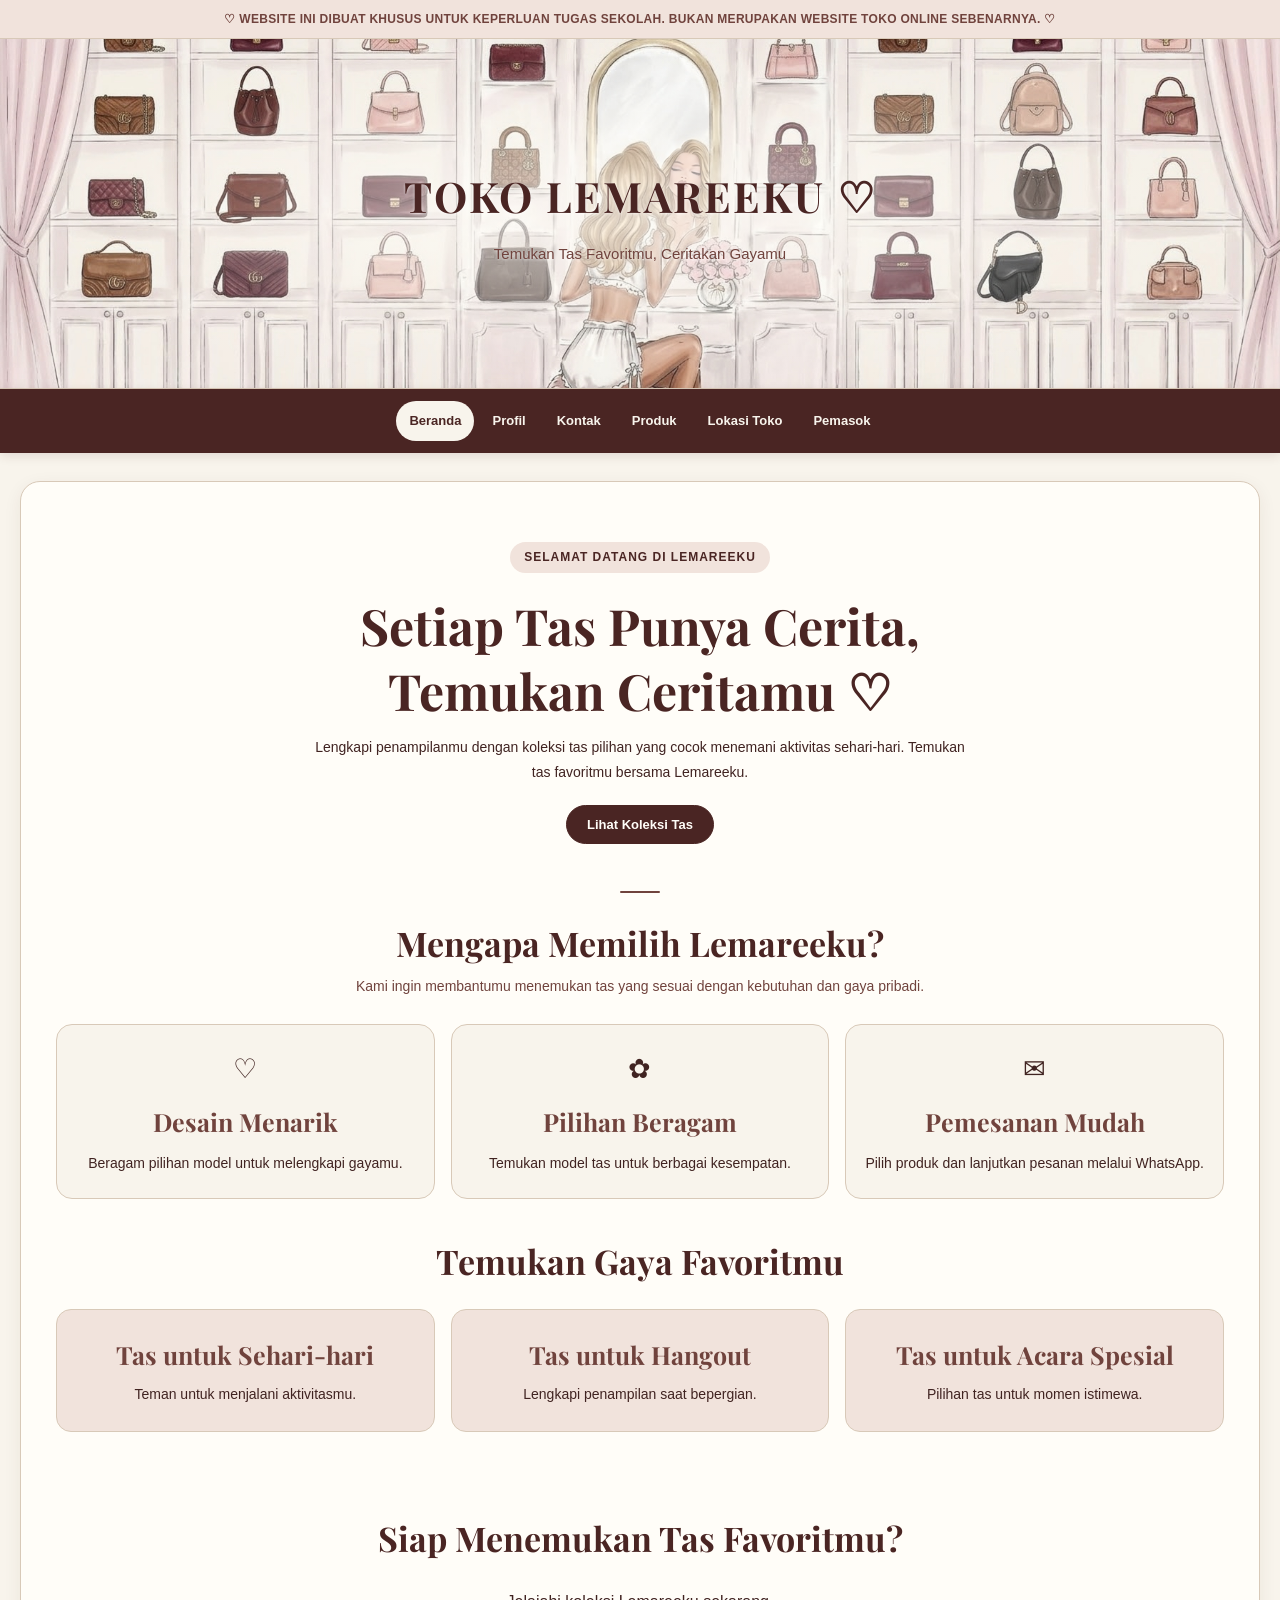
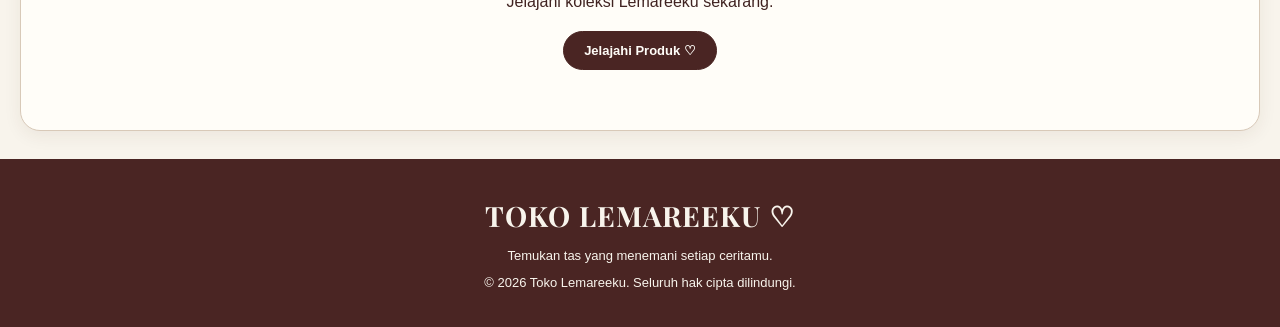
<file: index.html>
<!DOCTYPE html>
<html lang="id">
<head>
<meta charset="UTF-8">
<meta name="viewport" content="width=device-width, initial-scale=1.0">
<title>Lemareeku | Temukan Tas Favoritmu</title>

<link rel="preconnect" href="https://fonts.googleapis.com">
<link rel="preconnect" href="https://fonts.gstatic.com" crossorigin>
<link href="https://fonts.googleapis.com/css2?family=Playfair+Display:wght@600;700&display=swap" rel="stylesheet">

<style>
:root {
    --cream: #F8F4EC;
    --ivory: #FFFDF8;
    --mahogany: #4A2523;
    --mahogany-light: #70433D;
    --text: #402321;
    --border: #D8C9B8;
    --soft-pink: #F1E3DC;
}

* {
    box-sizing: border-box;
    scroll-behavior: smooth;
}

body {
    margin: 0;
    font-family: Arial, sans-serif;
    background: var(--cream);
    color: var(--text);
    line-height: 1.7;
}

button, input, textarea {
    font-family: Arial, sans-serif;
}

/* PEMBERITAHUAN WEBSITE */

.pemberitahuan-website {
    background: #F1E3DC;
    color: #70433D;
    text-align: center;
    padding: 9px 15px;
    font-size: 12px;
    font-weight: bold;
    letter-spacing: 0.3px;
    border-bottom: 1px solid #D8C9B8;
}

@media (max-width: 600px) {
    .pemberitahuan-website {
        font-size: 11px;
        padding: 9px 10px;
        line-height: 1.6;
    }
}

/* HEADER */

header {
    position: relative;
    isolation: isolate;
    overflow: hidden;
    min-height: 350px;
    background-color: var(--cream);
    background-image: url("img/po.jpeg");
    background-size: cover;
    background-position: center;
    background-repeat: no-repeat;
    display: flex;
    flex-direction: column;
    justify-content: center;
    align-items: center;
    text-align: center;
    padding: 40px 20px;
    border-bottom: 1px solid var(--border);
}

header::before {
    content: "";
    position: absolute;
    inset: 0;
    z-index: 0;
    pointer-events: none;
    background: radial-gradient(
        ellipse at center,
        rgba(255, 253, 248, 0.72) 0%,
        rgba(255, 253, 248, 0.48) 28%,
        rgba(255, 253, 248, 0.18) 52%,
        rgba(255, 253, 248, 0) 75%
    );
}

header h1, header p {
    position: relative;
    z-index: 1;
}

header h1 {
    margin: 0;
    color: var(--mahogany);
    font-family: 'Playfair Display', serif;
    font-size: 42px;
    font-weight: 700;
    letter-spacing: 2px;
    text-shadow: 0 1px 3px rgba(255, 255, 255, 0.7);
}

header p {
    margin: 8px 0 0;
    color: var(--mahogany-light);
    font-size: 15px;
    text-shadow: 0 1px 3px rgba(255, 255, 255, 0.8);
}

/* NAVIGASI */

nav {
    position: sticky;
    top: 0;
    z-index: 100;
    display: flex;
    justify-content: center;
    flex-wrap: wrap;
    gap: 5px;
    padding: 12px;
    background: var(--mahogany);
    box-shadow: 0 3px 10px rgba(74, 37, 35, 0.12);
}

nav a {
    color: var(--cream);
    text-decoration: none;
    padding: 9px 13px;
    border-radius: 20px;
    font-size: 13px;
    font-weight: bold;
    transition: 0.3s;
}

nav a:hover, nav a.aktif {
    background: var(--cream);
    color: var(--mahogany);
}

/* KONTEN */

#konten {
    background: var(--ivory);
    margin: 28px auto;
    padding: 35px;
    width: calc(100% - 40px);
    max-width: 1250px;
    min-height: 420px;
    border: 1px solid var(--border);
    border-radius: 20px;
    box-shadow: 0 5px 18px rgba(74, 37, 35, 0.07);
}

#konten h2 {
    color: var(--mahogany);
    font-family: 'Playfair Display', serif;
    font-size: 34px;
    font-weight: 700;
    line-height: 1.3;
}

#konten h3 {
    color: var(--mahogany-light);
    font-family: 'Playfair Display', serif;
    font-size: 25px;
    font-weight: 700;
}

.judul-bagian {
    text-align: center;
    margin-bottom: 8px;
}

.deskripsi-bagian {
    text-align: center;
    color: var(--mahogany-light);
    font-size: 14px;
    line-height: 1.8;
    margin: 0 auto 25px;
    max-width: 650px;
}

.garis-hias {
    width: 40px;
    height: 2px;
    background: var(--mahogany-light);
    border-radius: 10px;
    margin: 12px auto 25px;
}

/* MINI-GAME TAS */

.game-petunjuk {
    max-width: 700px;
    margin: 28px auto 12px;
    text-align: center;
    color: var(--mahogany);
    font-size: 15px;
    font-weight: bold;
    line-height: 1.8;
}

.game-visual {
    position: relative;
    width: 100%;
    max-width: 1100px;
    height: 520px;
    margin: 20px auto 10px;
    overflow: hidden;
    background:
        radial-gradient(
            ellipse at center,
            #FFFDF8 0%,
            #F8F0E7 72%,
            #F1E3DC 100%
        );
    border-radius: 22px;
    isolation: isolate;
    user-select: none;
    -webkit-user-select: none;
}

.game-scene {
    position: absolute;
    inset: 0;
    overflow: hidden;
}

/* PAPER BAG */

.game-bag {
    position: absolute;
    z-index: 3;
    width: 190px;
    height: 220px;
    left: 50%;
    bottom: 18px;
    transform: translateX(-50%);
    background: linear-gradient(
        110deg,
        #B98764 0%,
        #E8C8A7 38%,
        #D8B18D 70%,
        #B98764 100%
    );
    clip-path: polygon(9% 12%, 91% 12%, 100% 100%, 0 100%);
    filter: drop-shadow(0 10px 9px rgba(74, 37, 35, 0.18));
    pointer-events: none;
}

/* PEGANGAN PAPER BAG */

.game-bag-handle {
    position: absolute;
    z-index: 2;
    width: 70px;
    height: 65px;
    left: 50%;
    bottom: 190px;
    transform: translateX(-50%);
    border: 9px solid #B98764;
    border-bottom: none;
    border-radius: 38px 38px 0 0;
    pointer-events: none;
}

/* ISI PAPER BAG */

.game-bag-isi {
    position: absolute;
    z-index: 4;
    left: 50%;
    bottom: 35px;
    transform: translateX(-50%);
    width: 170px;
    height: 150px;
    display: flex;
    align-content: flex-end;
    justify-content: center;
    align-items: flex-end;
    flex-wrap: wrap;
    gap: 0;
    overflow: hidden;
    pointer-events: none;
}

/* FOTO TAS BERSERAKAN */

.game-photo {
    position: absolute;
    z-index: 5;
    width: 112px;
    height: 112px;
    padding: 0;
    object-fit: contain;
    background: transparent;
    border: none;
    border-radius: 0;
    box-shadow: none;
    filter: drop-shadow(0 3px 5px rgba(74, 37, 35, 0.10));
    cursor: grab;
    touch-action: none;
    -webkit-user-drag: none;
    user-select: none;
    -webkit-user-select: none;
    transition: filter 0.2s;
}

.game-photo:hover {
    filter: drop-shadow(0 7px 9px rgba(74, 37, 35, 0.18));
}

.game-photo:active {
    cursor: grabbing;
}

.game-photo.sedang-diseret {
    z-index: 20;
    cursor: grabbing;
    filter: drop-shadow(0 10px 13px rgba(74, 37, 35, 0.22));
    transition: none;
}

/* FOTO DI DALAM PAPER BAG */

.game-photo-dalam {
    width: 48%;
    height: 68px;
    object-fit: contain;
    padding: 0;
    background: transparent;
    border: none;
    border-radius: 0;
    filter: drop-shadow(0 2px 3px rgba(74, 37, 35, 0.08));
    animation: tasMasukBag 0.35s ease;
}

@keyframes tasMasukBag {
    from {
        opacity: 0;
        transform: translateY(-15px) scale(0.7);
    }

    to {
        opacity: 1;
        transform: translateY(0) scale(1);
    }
}

/* ANIMASI PAPER BAG */

.game-bag.animasi-bag {
    animation: bagBounce 0.4s ease;
}

@keyframes bagBounce {
    0% {
        transform: translateX(-50%) scale(1);
    }

    35% {
        transform: translateX(-50%) scale(1.05) rotate(-2deg);
    }

    70% {
        transform: translateX(-50%) scale(0.98) rotate(2deg);
    }

    100% {
        transform: translateX(-50%) scale(1);
    }
}

/* TOMBOL DAN PESAN MINI-GAME */

.game-konfirmasi {
    display: flex;
    flex-direction: column;
    align-items: center;
    gap: 12px;
    margin: 20px auto 10px;
    text-align: center;
}

.game-tombol-pilihan {
    display: inline-block;
    padding: 12px 24px;
    border: none;
    border-radius: 30px;
    background: var(--mahogany);
    color: var(--ivory);
    font-size: 13px;
    font-weight: bold;
    cursor: pointer;
    transition: transform 0.25s, background 0.25s;
}

.game-tombol-pilihan:hover {
    background: var(--mahogany-light);
    transform: translateY(-2px);
}

.game-pesan-akhir {
    display: none;
    max-width: 500px;
    margin: 15px auto 0;
    color: var(--mahogany);
    font-size: 17px;
    font-weight: bold;
    line-height: 1.8;
    text-align: center;
}

.game-pesan-akhir.tampil {
    display: block;
    animation: pesanMuncul 0.7s ease both;
}

@keyframes pesanMuncul {
    from {
        opacity: 0;
        transform: translateY(12px);
    }

    to {
        opacity: 1;
        transform: translateY(0);
    }
}

/* PAPER BAG MEMBESAR */

.game-visual.pilihan-final .game-bag {
    animation: bagMembesar 0.8s ease forwards;
    transform-origin: bottom center;
}

.game-visual.pilihan-final .game-bag-handle {
    animation: handleMembesar 0.8s ease forwards;
    transform-origin: bottom center;
}

.game-visual.pilihan-final .game-bag-isi {
    animation: isiBagMembesar 0.8s ease forwards;
    transform-origin: bottom center;
}

@keyframes bagMembesar {
    0% {
        transform: translateX(-50%) scale(1);
    }

    55% {
        transform: translateX(-50%) scale(1.18) rotate(-3deg);
    }

    75% {
        transform: translateX(-50%) scale(0.98) rotate(2deg);
    }

    100% {
        transform: translateX(-50%) scale(1.15);
    }
}

@keyframes handleMembesar {
    0% {
        transform: translateX(-50%) scale(1);
    }

    100% {
        transform: translateX(-50%) scale(1.15);
    }
}

@keyframes isiBagMembesar {
    0% {
        transform: translateX(-50%) scale(1);
    }

    100% {
        transform: translateX(-50%) scale(1.15);
    }
}

/* EFEK DEKORATIF */

.game-konfeti {
    position: absolute;
    z-index: 30;
    top: 45%;
    left: 50%;
    font-size: 22px;
    pointer-events: none;
    animation: konfetiTerbang 1.1s ease-out forwards;
}

@keyframes konfetiTerbang {
    0% {
        opacity: 0;
        transform: translate(-50%, -50%) scale(0.4) rotate(0deg);
    }

    20% {
        opacity: 1;
    }

    100% {
        opacity: 0;
        transform: translate(
            calc(-50% + var(--gerak-x)),
            calc(-50% + var(--gerak-y))
        ) scale(1.2) rotate(180deg);
    }
}

.game-visual.pilihan-final .game-photo {
    pointer-events: none;
}

/* CAROUSEL FOTO TAS */

.carousel-profil {
    position: relative;
    margin: 25px auto 35px;
    max-width: 1050px;
    overflow: hidden;
    border-radius: 18px;
    background: var(--cream);
    border: 1px solid var(--border);
    padding: 15px;
}

.carousel-profil-track {
    display: flex;
    gap: 15px;
    overflow-x: auto;
    scroll-behavior: smooth;
    scroll-snap-type: x mandatory;
    scrollbar-width: none;
    padding: 3px;
}

.carousel-profil-track::-webkit-scrollbar {
    display: none;
}

.item-carousel-profil {
    flex: 0 0 calc(25% - 12px);
    min-width: 0;
    scroll-snap-align: start;
    border: 1px solid var(--border);
    border-radius: 14px;
    background: var(--ivory);
    padding: 8px;
    cursor: pointer;
    text-align: left;
    color: var(--mahogany);
    transition: transform 0.3s, box-shadow 0.3s;
}

.item-carousel-profil:hover {
    transform: translateY(-4px);
    box-shadow: 0 6px 15px rgba(74, 37, 35, 0.12);
}

.item-carousel-profil img {
    display: block;
    width: 100%;
    height: 175px;
    object-fit: contain;
    background: var(--ivory);
    border-radius: 10px;
}

.item-carousel-profil h4 {
    font-family: 'Playfair Display', serif;
    font-size: 16px;
    margin: 10px 2px 3px;
}

.item-carousel-profil p {
    font-size: 13px;
    font-weight: bold;
    color: var(--mahogany-light);
    margin: 0 2px 5px;
}

.carousel-profil-header {
    text-align: center;
    margin-bottom: 18px;
}

.carousel-profil-header h3 {
    font-family: 'Playfair Display', serif;
    color: var(--mahogany);
    font-size: 25px;
    margin: 0 0 5px;
}

.carousel-profil-header p {
    color: var(--mahogany-light);
    font-size: 13px;
    margin: 0;
}

.carousel-profil-controls {
    display: flex;
    justify-content: center;
    gap: 12px;
    margin-top: 16px;
}

.carousel-profil-controls button {
    width: 38px;
    height: 38px;
    border: 1px solid var(--border);
    border-radius: 50%;
    background: var(--ivory);
    color: var(--mahogany);
    font-size: 20px;
    cursor: pointer;
    transition: 0.3s;
}

.carousel-profil-controls button:hover {
    background: var(--mahogany);
    color: var(--ivory);
}

/* BERANDA */

.hero-beranda {
    text-align: center;
    padding: 25px 10px 35px;
}

.label-kecil {
    display: inline-block;
    background: var(--soft-pink);
    color: var(--mahogany);
    border-radius: 20px;
    padding: 5px 14px;
    font-size: 12px;
    letter-spacing: 1px;
    font-weight: bold;
}

.hero-beranda h2 {
    font-family: 'Playfair Display', serif;
    font-size: clamp(36px, 5vw, 50px) !important;
    font-weight: 700;
    line-height: 1.2;
    max-width: 750px;
    margin: 20px auto 12px;
}

.hero-beranda p {
    font-size: 14px;
    line-height: 1.8;
    max-width: 650px;
    margin: 0 auto 20px;
}

.tombol {
    display: inline-block;
    background: var(--mahogany);
    color: var(--ivory);
    padding: 11px 20px;
    border: 1px solid var(--mahogany);
    border-radius: 25px;
    text-decoration: none;
    cursor: pointer;
    font-size: 13px;
    font-weight: bold;
    transition: 0.3s;
}

.tombol:hover {
    background: var(--mahogany-light);
    border-color: var(--mahogany-light);
    transform: translateY(-2px);
}

.tombol-sekunder {
    background: transparent;
    color: var(--mahogany);
}

.tombol-sekunder:hover {
    color: white;
}

/* KEUNGGULAN */

.keunggulan {
    display: grid;
    grid-template-columns: repeat(3, minmax(0, 1fr));
    gap: 16px;
    margin: 20px 0 40px;
}

.kartu-keunggulan {
    text-align: center;
    padding: 22px 15px;
    border: 1px solid var(--border);
    border-radius: 16px;
    background: var(--cream);
}

.kartu-keunggulan .ikon {
    font-size: 27px;
}

.kartu-keunggulan h3 {
    font-size: 23px;
    margin: 8px 0;
}

.kartu-keunggulan p {
    font-size: 14px;
    line-height: 1.8;
    margin: 0;
}

/* KATEGORI */

.kategori-container {
    display: grid;
    grid-template-columns: repeat(3, minmax(0, 1fr));
    gap: 16px;
    margin: 25px 0 40px;
}

.kategori {
    background: var(--soft-pink);
    padding: 24px 12px;
    border-radius: 15px;
    text-align: center;
    border: 1px solid var(--border);
}

.kategori h3 {
    font-size: 23px;
    margin: 0 0 6px;
}

.kategori p {
    font-size: 14px;
    line-height: 1.8;
    margin: 0;
}

/* PRODUK */

.produk-container {
    display: grid;
    grid-template-columns: repeat(4, minmax(0, 1fr));
    gap: 20px;
    margin-top: 25px;
}

.produk {
    display: flex;
    flex-direction: column;
    background: var(--cream);
    padding: 12px;
    border-radius: 16px;
    border: 1px solid var(--border);
    min-width: 0;
    transition: 0.3s;
}

.produk:hover {
    transform: translateY(-4px);
    box-shadow: 0 7px 18px rgba(74, 37, 35, 0.12);
}

.gambar-produk {
    display: block;
    width: 100%;
    padding: 0;
    border: none;
    border-radius: 12px;
    background: var(--ivory);
    cursor: pointer;
    overflow: hidden;
}

.gambar-produk img {
    display: block;
    width: 100%;
    height: 190px;
    object-fit: contain;
    object-position: center;
    background: var(--ivory);
    transition: transform 0.3s;
}

.gambar-produk:hover img {
    transform: scale(1.04);
}

.petunjuk-gambar {
    font-size: 11px;
    color: var(--mahogany-light);
    text-align: center;
    margin: 5px 0 0;
}

/* LINK REFERENSI FOTO */

.link-referensi {
    display: block;
    width: fit-content;
    max-width: 100%;
    margin: 5px auto 10px;
    color: var(--mahogany-light);
    font-size: 12px;
    text-align: center;
    text-decoration: underline;
    text-underline-offset: 3px;
    transition: color 0.2s;
}

.link-referensi:hover {
    color: var(--mahogany);
}

.produk h4 {
    color: var(--mahogany);
    font-family: 'Playfair Display', serif;
    font-size: 21px;
    font-weight: 700;
    margin: 12px 0 5px;
    min-height: 24px;
}

.harga {
    font-size: 14px;
    font-weight: bold;
    color: var(--mahogany-light);
    margin: 0 0 10px;
}

.produk .tombol {
    margin-top: auto;
    align-self: flex-start;
}

.label-produk {
    font-size: 10px;
    color: var(--mahogany-light);
    background: var(--soft-pink);
    padding: 3px 8px;
    border-radius: 12px;
    align-self: flex-start;
    margin-top: 7px;
}

/* DETAIL PRODUK */

.detail-produk {
    display: grid;
    grid-template-columns: minmax(0, 1.15fr) minmax(0, 1fr);
    gap: 35px;
    align-items: start;
    max-width: 1050px;
    margin: 30px auto;
}

.detail-gambar {
    background: var(--cream);
    border: 1px solid var(--border);
    border-radius: 18px;
    padding: 18px;
}

.detail-gambar img {
    width: 100%;
    height: 460px;
    object-fit: contain;
    display: block;
    background: var(--ivory);
    border-radius: 12px;
}

.detail-info {
    padding: 10px 0;
}

.detail-info h2 {
    margin-top: 10px;
    margin-bottom: 8px;
}

.detail-harga {
    font-size: 23px;
    font-weight: bold;
    color: var(--mahogany-light);
    margin: 10px 0 20px;
}

.detail-deskripsi {
    font-size: 14px;
    line-height: 1.9;
}

.detail-info hr {
    border: none;
    border-top: 1px solid var(--border);
    margin: 20px 0;
}

.info-detail {
    display: flex;
    justify-content: space-between;
    align-items: flex-start;
    gap: 15px;
    padding: 12px 0;
    border-bottom: 1px solid var(--border);
    font-size: 14px;
}

.info-detail strong {
    color: var(--mahogany);
    flex-shrink: 0;
}

.info-detail span {
    text-align: right;
}

.label-detail {
    display: block;
    font-size: 13px;
    font-weight: bold;
    color: var(--mahogany);
    margin-top: 20px;
}

.jumlah-detail {
    display: flex;
    align-items: center;
    gap: 12px;
    margin: 10px 0 20px;
}

.jumlah-detail button {
    width: 35px;
    height: 35px;
    border: 1px solid var(--border);
    border-radius: 8px;
    background: var(--cream);
    color: var(--mahogany);
    font-size: 18px;
    cursor: pointer;
}

.jumlah-detail span {
    min-width: 20px;
    text-align: center;
    font-weight: bold;
}

.detail-tombol {
    display: flex;
    flex-wrap: wrap;
    gap: 10px;
    margin-top: 20px;
}

/* KERANJANG */

.bagian-belanja {
    background: var(--cream);
    border: 1px solid var(--border);
    border-radius: 18px;
    padding: 25px;
    margin-top: 35px;
}

.bagian-belanja h2 {
    text-align: center;
}

.item-keranjang {
    display: flex;
    justify-content: space-between;
    align-items: center;
    gap: 12px;
    border-bottom: 1px solid var(--border);
    padding: 15px 0;
    flex-wrap: wrap;
}

.kontrol-jumlah {
    display: flex;
    align-items: center;
    gap: 7px;
}

.kontrol-jumlah button {
    background: var(--mahogany);
    color: white;
    border: none;
    border-radius: 7px;
    padding: 6px 11px;
    cursor: pointer;
}

.kontrol-jumlah .hapus {
    background: var(--mahogany-light);
}

.total-harga {
    text-align: right;
    color: var(--mahogany);
    font-size: 20px;
    font-weight: bold;
    margin-top: 20px;
}

.kosong {
    text-align: center;
    padding: 15px;
    color: var(--mahogany-light);
}

/* FORM PEMESANAN */

.form-pemesanan label {
    display: block;
    margin-top: 15px;
    font-size: 14px;
    font-weight: bold;
    color: var(--mahogany);
}

.form-pemesanan input,
.form-pemesanan textarea {
    display: block;
    width: 100%;
    padding: 12px;
    margin-top: 7px;
    border: 1px solid var(--border);
    border-radius: 10px;
    background: var(--ivory);
    color: var(--text);
    font-size: 14px;
}

.form-pemesanan input:focus,
.form-pemesanan textarea:focus {
    outline: 2px solid var(--mahogany-light);
}

/* KARTU INFORMASI */

.kartu-info {
    background: var(--cream);
    border: 1px solid var(--border);
    border-radius: 17px;
    padding: 25px;
    max-width: 750px;
    margin: 25px auto;
}

.kartu-info p {
    font-size: 14px;
    line-height: 1.8;
    margin: 10px 0;
}

.info-toko {
    text-align: center;
}

.info-toko .tombol {
    margin: 8px 5px;
}

/* FOOTER */

footer {
    background: var(--mahogany);
    color: var(--cream);
    text-align: center;
    padding: 28px 20px;
}

footer p {
    margin: 5px;
    font-size: 13px;
}

footer .footer-judul {
    font-family: 'Playfair Display', serif;
    font-size: 28px;
    font-weight: 700;
    letter-spacing: 1px;
}

/* TABLET */

@media (max-width: 900px) {
    .produk-container {
        grid-template-columns: repeat(3, minmax(0, 1fr));
    }

    header {
        min-height: 280px;
    }

    .detail-produk {
        gap: 20px;
    }

    .detail-gambar img {
        height: 380px;
    }

    .item-carousel-profil {
        flex-basis: calc(33.333% - 10px);
    }

    .item-carousel-profil img {
        height: 155px;
    }

    .game-visual {
        height: 480px;
    }

    .game-bag {
        width: 170px;
        height: 200px;
    }

    .game-bag-handle {
        bottom: 170px;
        width: 65px;
        height: 55px;
    }

    .game-bag-isi {
        width: 150px;
        height: 130px;
        bottom: 32px;
    }

    .game-photo {
        width: 95px;
        height: 95px;
    }
}

/* HP */

@media (max-width: 600px) {
    header {
        min-height: 220px;
        padding: 25px 12px;
    }

    header h1 {
        font-size: 34px;
        letter-spacing: 1px;
    }

    header p {
        font-size: 12px;
    }

    nav {
        position: static;
        padding: 9px 5px;
        gap: 2px;
    }

    nav a {
        padding: 8px 9px;
        font-size: 12px;
    }

    #konten {
        width: calc(100% - 20px);
        margin: 15px auto;
        padding: 18px 13px;
    }

    #konten h2 {
        font-size: 29px;
    }

    #konten h3 {
        font-size: 23px;
    }

    .hero-beranda h2 {
        font-size: clamp(32px, 8vw, 40px) !important;
    }

    .produk-container {
        grid-template-columns: repeat(2, minmax(0, 1fr));
        gap: 11px;
    }

    .produk {
        padding: 8px;
    }

    .gambar-produk img {
        height: 135px;
    }

    .produk h4 {
        font-size: 19px;
    }

    .produk .tombol {
        font-size: 11px;
        padding: 9px 11px;
    }

    .kategori h3 {
        font-size: 21px;
    }

    .keunggulan,
    .kategori-container {
        grid-template-columns: 1fr;
    }

    .detail-produk {
        grid-template-columns: 1fr;
        gap: 15px;
    }

    .detail-gambar img {
        height: 350px;
    }

    .detail-info {
        padding: 0 5px;
    }

    .detail-tombol .tombol {
        flex: 1;
        text-align: center;
    }

    .bagian-belanja,
    .kartu-info {
        padding: 15px;
    }

    .item-keranjang {
        align-items: flex-start;
    }

    .kontrol-jumlah {
        flex-wrap: wrap;
    }

    .total-harga {
        font-size: 17px;
    }

    .carousel-profil {
        padding: 10px;
    }

    .item-carousel-profil {
        flex-basis: 65%;
    }

    .item-carousel-profil img {
        height: 170px;
    }

    .carousel-profil-header h3 {
        font-size: 22px;
    }

    .game-petunjuk {
        font-size: 13px;
    }

    .game-pesan-akhir {
        font-size: 15px;
    }

    .game-tombol-pilihan {
        padding: 11px 20px;
    }

    .game-visual {
        height: 440px;
        margin-top: 20px;
        border-radius: 16px;
    }

    .game-bag {
        width: 145px;
        height: 170px;
        bottom: 15px;
    }

    .game-bag-handle {
        width: 55px;
        height: 45px;
        bottom: 145px;
        border-width: 7px;
    }

    .game-bag-isi {
        width: 125px;
        height: 115px;
        bottom: 27px;
    }

    .game-photo {
        width: 76px;
        height: 76px;
        padding: 0;
        border-radius: 0;
    }

    .game-photo-dalam {
        height: 48px;
    }

    .game-visual.pilihan-final .game-bag {
        animation-name: bagMembesarHP;
    }

    @keyframes bagMembesarHP {
        0% {
            transform: translateX(-50%) scale(1);
        }

        55% {
            transform: translateX(-50%) scale(1.15) rotate(-3deg);
        }

        75% {
            transform: translateX(-50%) scale(1.1) rotate(3deg);
        }

        100% {
            transform: translateX(-50%) scale(1.12);
        }
    }
}
</style>
</head>

<body>

<body>

<div class="pemberitahuan-website">
    ♡ WEBSITE INI DIBUAT KHUSUS UNTUK KEPERLUAN TUGAS SEKOLAH.
    BUKAN MERUPAKAN WEBSITE TOKO ONLINE SEBENARNYA. ♡
</div>

<header>
    <h1>TOKO LEMAREEKU ♡</h1>
    <p>Temukan Tas Favoritmu, Ceritakan Gayamu</p>
</header>

<nav>
    <a href="#" data-halaman="home" onclick="home(); return false;">Beranda</a>
    <a href="#" data-halaman="profile" onclick="profile(); return false;">Profil</a>
    <a href="#" data-halaman="kontak" onclick="kontak(); return false;">Kontak</a>
    <a href="#" data-halaman="products" onclick="products(); return false;">Produk</a>
    <a href="#" data-halaman="toko" onclick="toko(); return false;">Lokasi Toko</a>
    <a href="#" data-halaman="supplier" onclick="supplier(); return false;">Pemasok</a>
</nav>

<main id="konten"></main>

<footer>
    <p class="footer-judul">TOKO LEMAREEKU ♡</p>
    <p>Temukan tas yang menemani setiap ceritamu.</p>
    <p>© 2026 Toko Lemareeku. Seluruh hak cipta dilindungi.</p>
</footer>

<script>

/* DAFTAR PRODUK */

const daftarProduk = [
    {
        id: 1,
        nama: "Aveline Bag",
        harga: 180000,
        gambar: "1_20261014_102034_0000.png",
        ukuran: "Besar",
        dimensi: "30 × 24 × 12 cm",
        bahan: "Kulit sintetis premium"
    },
    {
        id: 2,
        nama: "Élora Bag",
        harga: 110000,
        gambar: "2_20261014_102034_0001.png",
        ukuran: "Kecil",
        dimensi: "20 × 15 × 7 cm",
        bahan: "Kulit sintetis"
    },
    {
        id: 3,
        nama: "Vivienne Bag",
        harga: 135000,
        gambar: "3_20261014_102034_0002.png",
        ukuran: "Besar",
        dimensi: "29 × 23 × 11 cm",
        bahan: "Kulit sintetis premium"
    },
    {
        id: 4,
        nama: "Amoura Bag",
        harga: 233000,
        gambar: "4_20261014_102034_0003.png",
        ukuran: "Sedang",
        dimensi: "24 × 18 × 9 cm",
        bahan: "Kulit sintetis premium"
    },
    {
        id: 5,
        nama: "Celestine Bag",
        harga: 190000,
        gambar: "5_20261014_102034_0004.png",
        ukuran: "Sedang",
        dimensi: "23 × 18 × 8 cm",
        bahan: "Kulit sintetis"
    },
    {
        id: 6,
        nama: "Roséline Bag",
        harga: 145000,
        gambar: "6_20261014_102034_0005.png",
        ukuran: "Besar",
        dimensi: "30 × 25 × 12 cm",
        bahan: "Kulit sintetis premium"
    },
    {
        id: 7,
        nama: "Valentina Bag",
        harga: 225000,
        gambar: "7_20261014_102035_0006.png",
        ukuran: "Besar",
        dimensi: "31 × 25 × 13 cm",
        bahan: "Kulit sintetis premium"
    },
    {
        id: 8,
        nama: "Madeleine Bag",
        harga: 250000,
        gambar: "8_20261014_102035_0007.png",
        ukuran: "Besar",
        dimensi: "30 × 24 × 12 cm",
        bahan: "Kulit sintetis premium"
    },
    {
        id: 9,
        nama: "Arabella Bag",
        harga: 275000,
        gambar: "9_20261014_102035_0008.png",
        ukuran: "Sedang",
        dimensi: "25 × 20 × 10 cm",
        bahan: "Kulit sintetis premium"
    },
    {
        id: 10,
        nama: "Isadora Bag",
        harga: 210000,
        gambar: "10_20261014_102035_0009.png",
        ukuran: "Sedang",
        dimensi: "24 × 19 × 9 cm",
        bahan: "Kulit sintetis"
    },
    {
        id: 11,
        nama: "Seraphina Bag",
        harga: 295000,
        gambar: "11_20261014_102035_0010.png",
        ukuran: "Sedang",
        dimensi: "26 × 21 × 10 cm",
        bahan: "Kulit sintetis premium"
    },
    {
        id: 12,
        nama: "Colette Bag",
        harga: 230000,
        gambar: "12_20261014_102035_0011.png",
        ukuran: "Sedang",
        dimensi: "24 × 19 × 9 cm",
        bahan: "Kulit sintetis"
    },
    {
        id: 13,
        nama: "Estelle Bag",
        harga: 185000,
        gambar: "13_20261014_102035_0012.png",
        ukuran: "Kecil",
        dimensi: "21 × 16 × 8 cm",
        bahan: "Kulit sintetis"
    },
    {
        id: 14,
        nama: "Aurelia Bag",
        harga: 320000,
        gambar: "14_20261014_102035_0013.png",
        ukuran: "Sedang",
        dimensi: "26 × 21 × 10 cm",
        bahan: "Kulit sintetis premium"
    },
    {
        id: 15,
        nama: "Florence Bag",
        harga: 260000,
        gambar: "15_20261014_102035_0014.png",
        ukuran: "Sedang",
        dimensi: "25 × 20 × 10 cm",
        bahan: "Kulit sintetis premium"
    },
    {
        id: 16,
        nama: "Odette Bag",
        harga: 240000,
        gambar: "16_20261014_102035_0015.png",
        ukuran: "Sedang",
        dimensi: "24 × 19 × 9 cm",
        bahan: "Kulit sintetis"
    },
    {
        id: 17,
        nama: "Juliette Bag",
        harga: 285000,
        gambar: "17_20261014_102035_0016.png",
        ukuran: "Sedang",
        dimensi: "26 × 21 × 10 cm",
        bahan: "Kulit sintetis premium"
    },
    {
        id: 18,
        nama: "Evangeline Bag",
        harga: 350000,
        gambar: "18_20261014_102035_0017.png",
        ukuran: "Sedang",
        dimensi: "27 × 22 × 11 cm",
        bahan: "Kulit sintetis premium"
    },
    {
        id: 19,
        nama: "Rosabelle Bag",
        harga: 175000,
        gambar: "bag.png",
        ukuran: "Kecil",
        dimensi: "21 × 16 × 8 cm",
        bahan: "Kulit sintetis"
    },
    {
        id: 20,
        nama: "Lunelle Bag",
        harga: 205000,
        gambar: "bagg.png",
        ukuran: "Sedang",
        dimensi: "24 × 19 × 9 cm",
        bahan: "Kulit sintetis"
    }
];

/* REFERENSI FOTO SETIAP PRODUK */

const referensiProduk = {
    1: "https://share.google/VjyV0nwy6txiwv3bd",
    2: "https://share.google/HYGh2VxcSFqcY6mOg",
    3: "https://share.google/R1DyvujJ1fj5TFRI9",
    4: "https://share.google/EFYDMCiu497JRQiPQ",
    5: "https://share.google/fwUbfT0xJgajiiZpH",
    6: "https://pin.it/1YAiQt6AY",
    7: "https://pin.it/3EqoHvLFl",
    8: "https://share.google/oY0VjJDbSUW1T1yAR",
    9: "https://share.google/aMgOfwgI639UjHuhh",
    10: "https://pin.it/5Y6XG6RU6",
    11: "https://pin.it/4rfTUpoSO",
    12: "https://pin.it/1ZJlGHBQr",
    13: "https://pin.it/5g1tyOCJm",
    14: "https://pin.it/6lqu23V3J",
    15: "https://pin.it/2goxCBtmc",
    16: "https://pin.it/2ZPU01hjH",
    17: "https://pin.it/2nsixR3Xs",
    18: "https://pin.it/1p2sWblZV",
    19: "https://pin.it/3IprOSFB5",
    20: "https://pin.it/4cDu7Mvwt"
};

let keranjang = [];
let produkDetailAktif = null;
let jumlahDetailAktif = 1;
let intervalCarouselProfil = null;
let tasPilihanGame = [];

const nomorToko = "6285724291114";
const lokasiToko = "https://maps.app.goo.gl/gkMDa45eDqASwG6h7";

/* FORMAT HARGA */

function formatRupiah(angka) {
    return "Rp " + angka.toLocaleString("id-ID");
}

/* NAVIGASI */

function aturNavigasi(halaman) {
    document.querySelectorAll("nav a").forEach(link => {
        link.classList.toggle(
            "aktif",
            link.dataset.halaman === halaman
        );
    });
}

function tampilkanKonten(html, halaman) {
    document.getElementById("konten").innerHTML = html;
    aturNavigasi(halaman);
    window.scrollTo({ top: 0, behavior: "smooth" });
}

/* BERANDA */

function home() {
    hentikanCarouselProfil();

    tampilkanKonten(`
        <section class="hero-beranda">
            <span class="label-kecil">SELAMAT DATANG DI LEMAREEKU</span>

            <h2>Setiap Tas Punya Cerita, Temukan Ceritamu ♡</h2>

            <p>
                Lengkapi penampilanmu dengan koleksi tas pilihan
                yang cocok menemani aktivitas sehari-hari.
                Temukan tas favoritmu bersama Lemareeku.
            </p>

            <button class="tombol" onclick="products()">
                Lihat Koleksi Tas
            </button>
        </section>

        <div class="garis-hias"></div>

        <h2 class="judul-bagian">Mengapa Memilih Lemareeku?</h2>

        <p class="deskripsi-bagian">
            Kami ingin membantumu menemukan tas yang sesuai dengan
            kebutuhan dan gaya pribadi.
        </p>

        <section class="keunggulan">
            <div class="kartu-keunggulan">
                <div class="ikon">♡</div>
                <h3>Desain Menarik</h3>
                <p>Beragam pilihan model untuk melengkapi gayamu.</p>
            </div>

            <div class="kartu-keunggulan">
                <div class="ikon">✿</div>
                <h3>Pilihan Beragam</h3>
                <p>Temukan model tas untuk berbagai kesempatan.</p>
            </div>

            <div class="kartu-keunggulan">
                <div class="ikon">✉</div>
                <h3>Pemesanan Mudah</h3>
                <p>Pilih produk dan lanjutkan pesanan melalui WhatsApp.</p>
            </div>
        </section>

        <h2 class="judul-bagian">Temukan Gaya Favoritmu</h2>

        <section class="kategori-container">
            <div class="kategori">
                <h3>Tas untuk Sehari-hari</h3>
                <p>Teman untuk menjalani aktivitasmu.</p>
            </div>

            <div class="kategori">
                <h3>Tas untuk Hangout</h3>
                <p>Lengkapi penampilan saat bepergian.</p>
            </div>

            <div class="kategori">
                <h3>Tas untuk Acara Spesial</h3>
                <p>Pilihan tas untuk momen istimewa.</p>
            </div>
        </section>

        <div style="text-align:center; padding:15px 0 25px;">
            <h2>Siap Menemukan Tas Favoritmu?</h2>
            <p>Jelajahi koleksi Lemareeku sekarang.</p>
            <button class="tombol" onclick="products()">
                Jelajahi Produk ♡
            </button>
        </div>
    `, "home");
}

/* PROFIL DAN MINI-GAME */

function profile() {
    hentikanCarouselProfil();

    tampilkanKonten(`
        <h2 class="judul-bagian">Tentang Lemareeku</h2>
        <div class="garis-hias"></div>

        <div class="kartu-info">
            <p>
                <strong>Lemareeku</strong> adalah toko tas yang hadir
                untuk kamu yang menyukai gaya menarik, manis, dan
                tetap nyaman digunakan dalam berbagai aktivitas.
            </p>

            <p>
                Kami menyediakan beragam pilihan tas dengan desain
                yang dapat melengkapi penampilan, baik untuk sekolah,
                bepergian, maupun kegiatan sehari-hari.
            </p>

            <p>
                Bagi Lemareeku, tas bukan hanya tempat untuk membawa
                barang, tetapi juga bagian dari gaya dan cerita
                setiap orang.
            </p>

            <p style="text-align:center; color:var(--mahogany-light);">
                Temukan tas yang sesuai dengan ceritamu. ♡
            </p>
        </div>

        <p class="game-petunjuk" id="game-petunjuk">
            Pilih tas kesukaanmu dan masukkan ke paper bag (dengan cara digeser).
        </p>

        <div class="game-visual" id="game-visual">
            <div class="game-scene" id="game-scene"></div>
            <div class="game-bag-handle"></div>
            <div class="game-bag" id="game-bag"></div>
            <div class="game-bag-isi" id="game-bag-isi"></div>
        </div>

        <div class="game-konfirmasi" id="game-konfirmasi">
            <button
                type="button"
                class="game-tombol-pilihan"
                id="game-tombol-pilihan"
                onclick="konfirmasiPilihanTas()"
            >
                Itu tas kesukaanku ♡
            </button>
        </div>

        <p class="game-pesan-akhir" id="game-pesan-akhir">
            Pesan sekarang dan tas favoritmu akan jadi milikmu ♡
        </p>

        <div class="game-konfirmasi" id="game-pesan-tombol" style="display:none;">
            <button type="button" class="tombol" onclick="products()">
                Pesan Sekarang ♡
            </button>
        </div>
    `, "profile");

    tasPilihanGame = [];
    inisialisasiGameVisual();
}

/* FOTO TAS BERSERAKAN */

function inisialisasiGameVisual() {
    const scene = document.getElementById("game-scene");

    if (!scene) return;

    const posisiFoto = [
        { left: 4, top: 7, rotasi: -12 },
        { left: 27, top: 5, rotasi: 9 },
        { left: 52, top: 7, rotasi: -7 },
        { left: 78, top: 6, rotasi: 13 },
        { left: 10, top: 36, rotasi: 8 },
        { left: 34, top: 32, rotasi: -14 },
        { left: 66, top: 34, rotasi: 11 },
        { left: 83, top: 39, rotasi: -8 },
        { left: 3, top: 65, rotasi: -5 },
        { left: 28, top: 67, rotasi: 12 },
        { left: 70, top: 66, rotasi: -12 },
        { left: 86, top: 68, rotasi: 6 }
    ];

    const produkGame = daftarProduk.slice(0, 12);

    scene.innerHTML = produkGame.map((produk, index) => {
        const posisi = posisiFoto[index];

        return `
            <img
                class="game-photo"
                src="img/${produk.gambar}"
                alt="${produk.nama}"
                draggable="false"
                data-produk-id="${produk.id}"
                style="
                    left:${posisi.left}%;
                    top:${posisi.top}%;
                    transform:rotate(${posisi.rotasi}deg);
                "
                onerror="this.style.opacity='0.25';"
            >
        `;
    }).join("");

    scene.querySelectorAll(".game-photo").forEach(foto => {
        foto.addEventListener("pointerdown", mulaiSeretFoto);
    });
}

/* SERET FOTO TAS */

let fotoSedangDiseret = null;
let offsetSeretX = 0;
let offsetSeretY = 0;
let posisiAwalX = 0;
let posisiAwalY = 0;

function mulaiSeretFoto(event) {
    if (event.button !== undefined && event.button !== 0) return;

    const game = document.getElementById("game-visual");

    if (game && game.classList.contains("pilihan-final")) return;

    const foto = event.currentTarget;
    const scene = document.getElementById("game-scene");

    if (!scene || !foto) return;

    fotoSedangDiseret = foto;

    const fotoRect = foto.getBoundingClientRect();

    offsetSeretX = event.clientX - fotoRect.left;
    offsetSeretY = event.clientY - fotoRect.top;

    const sceneRect = scene.getBoundingClientRect();

    posisiAwalX = fotoRect.left - sceneRect.left;
    posisiAwalY = fotoRect.top - sceneRect.top;

    foto.style.left = posisiAwalX + "px";
    foto.style.top = posisiAwalY + "px";
    foto.style.transform = "rotate(0deg)";
    foto.classList.add("sedang-diseret");

    foto.setPointerCapture(event.pointerId);

    foto.addEventListener("pointermove", gerakkanFoto);
    foto.addEventListener("pointerup", akhiriSeretFoto);
    foto.addEventListener("pointercancel", batalkanSeretFoto);

    event.preventDefault();
}

/* GERAKKAN FOTO MENGIKUTI JARI ATAU MOUSE */

function gerakkanFoto(event) {
    if (!fotoSedangDiseret) return;

    const scene = document.getElementById("game-scene");

    if (!scene) return;

    const sceneRect = scene.getBoundingClientRect();

    let x = event.clientX - sceneRect.left - offsetSeretX;
    let y = event.clientY - sceneRect.top - offsetSeretY;

    const maxX = scene.clientWidth - fotoSedangDiseret.offsetWidth;
    const maxY = scene.clientHeight - fotoSedangDiseret.offsetHeight;

    x = Math.max(0, Math.min(x, maxX));
    y = Math.max(0, Math.min(y, maxY));

    fotoSedangDiseret.style.left = x + "px";
    fotoSedangDiseret.style.top = y + "px";
}

/* SELESAI MENYERET FOTO */

function akhiriSeretFoto(event) {
    if (!fotoSedangDiseret) return;

    const foto = fotoSedangDiseret;
    const bag = document.getElementById("game-bag");
    const isiBag = document.getElementById("game-bag-isi");

    foto.removeEventListener("pointermove", gerakkanFoto);
    foto.removeEventListener("pointerup", akhiriSeretFoto);
    foto.removeEventListener("pointercancel", batalkanSeretFoto);

    foto.classList.remove("sedang-diseret");

    const fotoRect = foto.getBoundingClientRect();
    const bagRect = bag.getBoundingClientRect();

    const tengahX = fotoRect.left + fotoRect.width / 2;
    const tengahY = fotoRect.top + fotoRect.height / 2;

    const masukBag =
        tengahX >= bagRect.left &&
        tengahX <= bagRect.right &&
        tengahY >= bagRect.top &&
        tengahY <= bagRect.bottom;

    if (masukBag) {
        masukkanFotoKeBag(foto, isiBag);
    } else {
        foto.style.left = posisiAwalX + "px";
        foto.style.top = posisiAwalY + "px";
        foto.style.transform = "rotate(0deg)";
    }

    fotoSedangDiseret = null;
}

/* BATALKAN SERET */

function batalkanSeretFoto() {
    if (!fotoSedangDiseret) return;

    const foto = fotoSedangDiseret;

    foto.removeEventListener("pointermove", gerakkanFoto);
    foto.removeEventListener("pointerup", akhiriSeretFoto);
    foto.removeEventListener("pointercancel", batalkanSeretFoto);

    foto.classList.remove("sedang-diseret");
    foto.style.left = posisiAwalX + "px";
    foto.style.top = posisiAwalY + "px";

    fotoSedangDiseret = null;
}

/* MASUKKAN FOTO KE PAPER BAG */

function masukkanFotoKeBag(foto, isiBag) {
    const id = Number(foto.dataset.produkId);
    const produk = daftarProduk.find(p => p.id === id);

    if (!produk || !isiBag) return;

    tasPilihanGame.push(produk);

    const fotoBaru = document.createElement("img");

    fotoBaru.src = "img/" + produk.gambar;
    fotoBaru.alt = produk.nama;
    fotoBaru.className = "game-photo-dalam";

    isiBag.appendChild(fotoBaru);
    foto.remove();

    const bag = document.getElementById("game-bag");

    if (bag) {
        bag.classList.remove("animasi-bag");
        void bag.offsetWidth;
        bag.classList.add("animasi-bag");
    }
}

/* KONFIRMASI TAS FAVORIT */

function konfirmasiPilihanTas() {
    const game = document.getElementById("game-visual");
    const tombol = document.getElementById("game-tombol-pilihan");
    const pesan = document.getElementById("game-pesan-akhir");
    const petunjuk = document.getElementById("game-petunjuk");
    const tombolPesan = document.getElementById("game-pesan-tombol");

    if (!game || !tombol || !pesan) return;

    if (game.classList.contains("pilihan-final")) return;

    game.classList.add("pilihan-final");
    tombol.style.display = "none";

    if (petunjuk) {
        petunjuk.style.display = "none";
    }

    if (fotoSedangDiseret) {
        batalkanSeretFoto();
    }

    const simbol = ["✦", "♡", "✧", "✿", "⋆", "♥", "✦", "♡"];

    simbol.forEach((karakter, index) => {
        const konfeti = document.createElement("span");

        konfeti.className = "game-konfeti";
        konfeti.textContent = karakter;

        const sudut = (Math.PI * 2 * index) / simbol.length;
        const jarak = 100 + Math.random() * 90;

        konfeti.style.setProperty(
            "--gerak-x",
            Math.cos(sudut) * jarak + "px"
        );

        konfeti.style.setProperty(
            "--gerak-y",
            Math.sin(sudut) * jarak + "px"
        );

        konfeti.style.animationDelay = (index * 0.04) + "s";

        game.appendChild(konfeti);

        setTimeout(() => konfeti.remove(), 1500);
    });

    setTimeout(() => {
        pesan.classList.add("tampil");

        if (tombolPesan) {
            tombolPesan.style.display = "flex";
        }
    }, 350);
}

/* CAROUSEL FOTO TAS */

function geserCarouselProfil(arah) {
    const track = document.getElementById("carousel-profil-track");

    if (!track) return;

    const item = track.querySelector(".item-carousel-profil");

    if (!item) return;

    const jarak = item.getBoundingClientRect().width + 15;
    const batasKanan = track.scrollWidth - track.clientWidth;
    const posisiBerikutnya = track.scrollLeft + (jarak * arah);

    if (posisiBerikutnya > batasKanan + 2) {
        track.scrollTo({
            left: 0,
            behavior: "smooth"
        });
    } else if (posisiBerikutnya < 0) {
        track.scrollTo({
            left: batasKanan,
            behavior: "smooth"
        });
    } else {
        track.scrollBy({
            left: jarak * arah,
            behavior: "smooth"
        });
    }
}

/* CAROUSEL OTOMATIS JIKA DIGUNAKAN */

function mulaiCarouselProfil() {
    const track = document.getElementById("carousel-profil-track");

    if (!track) return;

    track.addEventListener("mouseenter", hentikanCarouselProfil);
    track.addEventListener("mouseleave", jalankanCarouselProfil);

    track.addEventListener("touchstart", hentikanCarouselProfil, {
        passive: true
    });

    track.addEventListener("touchend", jalankanCarouselProfil, {
        passive: true
    });

    jalankanCarouselProfil();
}

function jalankanCarouselProfil() {
    hentikanCarouselProfil();

    intervalCarouselProfil = setInterval(() => {
        const track = document.getElementById("carousel-profil-track");

        if (!track) {
            hentikanCarouselProfil();
            return;
        }

        geserCarouselProfil(1);
    }, 3000);
}

function hentikanCarouselProfil() {
    if (intervalCarouselProfil) {
        clearInterval(intervalCarouselProfil);
        intervalCarouselProfil = null;
    }
}

/* KONTAK */

function kontak() {
    hentikanCarouselProfil();

    tampilkanKonten(`
        <h2 class="judul-bagian">Hubungi Kami</h2>

        <p class="deskripsi-bagian">
            Ada pertanyaan tentang produk atau pesanan?
            Kami siap membantumu.
        </p>

        <div class="garis-hias"></div>

        <div class="kartu-info info-toko">
            <h3>Informasi Kontak</h3>

            <p><strong>Instagram</strong><br>@lemareeku</p>
            <p><strong>WhatsApp</strong><br>0857-2429-1114</p>
            <p><strong>Email</strong><br>lemareeku@gmail.com</p>

            <a
                class="tombol"
                href="https://wa.me/${nomorToko}"
                target="_blank"
                rel="noopener noreferrer"
            >
                Hubungi melalui WhatsApp
            </a>
        </div>
    `, "kontak");
}

/* DAFTAR PRODUK + LINK REFERENSI */

function products() {
    hentikanCarouselProfil();

    tampilkanKonten(`
        <h2 class="judul-bagian">Koleksi Tas Lemareeku</h2>

        <p class="deskripsi-bagian">
            Klik gambar tas untuk melihat detail ukuran, dimensi,
            dan bahan produk. Kamu juga bisa membuka referensi foto
            setiap tas melalui tautan di bawah gambarnya.
        </p>

        <div class="garis-hias"></div>

        <div class="produk-container">
            ${daftarProduk.map(p => `
                <article class="produk">
                    <button
                        type="button"
                        class="gambar-produk"
                        onclick="lihatDetail(${p.id})"
                        aria-label="Lihat detail ${p.nama}"
                    >
                        <img
                            src="img/${p.gambar}"
                            alt="${p.nama}"
                            loading="lazy"
                            onerror="this.alt='Gambar produk tidak tersedia'; this.style.opacity='0.3';"
                        >
                    </button>

                    <p class="petunjuk-gambar">Klik gambar untuk detail ♡</p>

                    <a
                        class="link-referensi"
                        href="${referensiProduk[p.id]}"
                        target="_blank"
                        rel="noopener noreferrer"
                        aria-label="Buka referensi foto ${p.nama}"
                    >
                        Lihat Referensi Foto ↗
                    </a>

                    <span class="label-produk">Koleksi Lemareeku</span>
                    <h4>${p.nama}</h4>
                    <p class="harga">${formatRupiah(p.harga)}</p>

                    <button class="tombol" onclick="tambahKeranjang(${p.id})">
                        + Keranjang
                    </button>
                </article>
            `).join("")}
        </div>

        <section class="bagian-belanja" id="keranjang">
            <h2>Keranjang Belanja ♡</h2>

            <p style="text-align:center;">
                Periksa kembali produk pilihanmu sebelum memesan.
            </p>

            <div id="isi-keranjang"></div>

            <div class="total-harga">
                Total: <span id="total-harga">Rp 0</span>
            </div>
        </section>

        <section class="bagian-belanja">
            <h2>Formulir Pemesanan</h2>

            <p style="text-align:center;">
                Lengkapi informasi berikut untuk melanjutkan pesanan.
            </p>

            <form class="form-pemesanan" onsubmit="pesanProduk(event)">
                <label for="nama-pembeli">Nama Lengkap</label>
                <input
                    type="text"
                    id="nama-pembeli"
                    placeholder="Masukkan nama lengkap"
                    autocomplete="name"
                    required
                >

                <label for="nomor-pembeli">Nomor WhatsApp</label>
                <input
                    type="tel"
                    id="nomor-pembeli"
                    placeholder="Contoh: 081234567890"
                    autocomplete="tel"
                    required
                >

                <label for="alamat-pembeli">Alamat Pengiriman</label>
                <textarea
                    id="alamat-pembeli"
                    rows="3"
                    placeholder="Masukkan alamat lengkap"
                    autocomplete="street-address"
                    required
                ></textarea>

                <button type="submit" class="tombol">
                    Lanjutkan Pemesanan ♡
                </button>
            </form>
        </section>
    `, "products");

    tampilkanKeranjang();
}

/* DETAIL PRODUK */

function lihatDetail(id) {
    hentikanCarouselProfil();

    const produk = daftarProduk.find(p => p.id === id);

    if (!produk) return;

    produkDetailAktif = produk;
    jumlahDetailAktif = 1;

    tampilkanKonten(`
        <button class="tombol tombol-sekunder" onclick="products()">
            ← Kembali ke Koleksi
        </button>

        <div class="detail-produk">
            <div class="detail-gambar">
                <img
                    src="img/${produk.gambar}"
                    alt="${produk.nama}"
                    onerror="this.alt='Gambar produk tidak tersedia'; this.style.opacity='0.3';"
                >

                <a
                    class="link-referensi"
                    href="${referensiProduk[produk.id]}"
                    target="_blank"
                    rel="noopener noreferrer"
                    aria-label="Buka referensi foto ${produk.nama}"
                >
                    Lihat Referensi Foto ↗
                </a>
            </div>

            <div class="detail-info">
                <span class="label-produk">KOLEKSI LEMAREEKU</span>

                <h2>${produk.nama}</h2>

                <p class="detail-harga">${formatRupiah(produk.harga)}</p>

                <p class="detail-deskripsi">
                    Kenali lebih dekat ${produk.nama}, koleksi tas
                    dari Lemareeku yang dapat melengkapi penampilanmu.
                    Lihat informasi ukuran dan bahan sebelum menambahkan
                    produk ke keranjang.
                </p>

                <hr>

                <div class="info-detail">
                    <strong>Ukuran</strong>
                    <span>${produk.ukuran}</span>
                </div>

                <div class="info-detail">
                    <strong>Dimensi</strong>
                    <span>${produk.dimensi}</span>
                </div>

                <div class="info-detail">
                    <strong>Bahan</strong>
                    <span>${produk.bahan}</span>
                </div>

                <label class="label-detail">Jumlah</label>

                <div class="jumlah-detail">
                    <button
                        type="button"
                        onclick="ubahJumlahDetail(-1)"
                        aria-label="Kurangi jumlah"
                    >−</button>

                    <span id="jumlah-detail">1</span>

                    <button
                        type="button"
                        onclick="ubahJumlahDetail(1)"
                        aria-label="Tambah jumlah"
                    >+</button>
                </div>

                <div class="detail-tombol">
                    <button
                        class="tombol"
                        onclick="tambahDetailKeKeranjang()"
                    >
                        Tambah ke Keranjang ♡
                    </button>

                    <button
                        class="tombol tombol-sekunder"
                        onclick="products()"
                    >
                        Lihat Produk Lain
                    </button>
                </div>
            </div>
        </div>
    `, "products");
}

/* UBAH JUMLAH DI HALAMAN DETAIL */

function ubahJumlahDetail(perubahan) {
    jumlahDetailAktif += perubahan;

    if (jumlahDetailAktif < 1) {
        jumlahDetailAktif = 1;
    }

    const elemen = document.getElementById("jumlah-detail");

    if (elemen) {
        elemen.textContent = jumlahDetailAktif;
    }
}

/* TAMBAH PRODUK DARI DETAIL */

function tambahDetailKeKeranjang() {
    if (!produkDetailAktif) return;

    const produk = produkDetailAktif;
    const jumlah = jumlahDetailAktif;
    const idKeranjang = String(produk.id);

    const item = keranjang.find(p => p.idKeranjang === idKeranjang);

    if (item) {
        item.jumlah += jumlah;
    } else {
        keranjang.push({
            ...produk,
            idKeranjang: idKeranjang,
            jumlah: jumlah
        });
    }

    alert(`${produk.nama} berhasil ditambahkan ke keranjang!`);

    products();

    setTimeout(() => {
        const elemenKeranjang = document.getElementById("keranjang");

        if (elemenKeranjang) {
            elemenKeranjang.scrollIntoView({
                behavior: "smooth",
                block: "start"
            });
        }
    }, 100);
}

/* TAMBAH PRODUK DARI KARTU */

function tambahKeranjang(id) {
    const produk = daftarProduk.find(p => p.id === id);

    if (!produk) return;

    const idKeranjang = String(produk.id);
    const item = keranjang.find(p => p.idKeranjang === idKeranjang);

    if (item) {
        item.jumlah++;
    } else {
        keranjang.push({
            ...produk,
            idKeranjang: idKeranjang,
            jumlah: 1
        });
    }

    tampilkanKeranjang();

    const elemenKeranjang = document.getElementById("keranjang");

    if (elemenKeranjang) {
        elemenKeranjang.scrollIntoView({
            behavior: "smooth",
            block: "nearest"
        });
    }
}

/* UBAH JUMLAH PRODUK DI KERANJANG */

function ubahJumlah(idKeranjang, perubahan) {
    const item = keranjang.find(p => p.idKeranjang === idKeranjang);

    if (!item) return;

    item.jumlah += perubahan;

    if (item.jumlah <= 0) {
        keranjang = keranjang.filter(
            p => p.idKeranjang !== idKeranjang
        );
    }

    tampilkanKeranjang();
}

/* HAPUS PRODUK */

function hapusKeranjang(idKeranjang) {
    keranjang = keranjang.filter(
        p => p.idKeranjang !== idKeranjang
    );

    tampilkanKeranjang();
}

/* TAMPILKAN KERANJANG */

function tampilkanKeranjang() {
    const isi = document.getElementById("isi-keranjang");
    const totalElement = document.getElementById("total-harga");

    if (!isi || !totalElement) return;

    if (keranjang.length === 0) {
        isi.innerHTML = `
            <p class="kosong">Keranjangmu masih kosong. ♡</p>
        `;

        totalElement.textContent = formatRupiah(0);
        return;
    }

    isi.innerHTML = keranjang.map(p => `
        <div class="item-keranjang">
            <div>
                <strong>${p.nama}</strong><br>
                Ukuran: ${p.ukuran}<br>
                ${p.dimensi}<br>
                ${formatRupiah(p.harga)} × ${p.jumlah}<br>
                <strong>${formatRupiah(p.harga * p.jumlah)}</strong>
            </div>

            <div class="kontrol-jumlah">
                <button
                    type="button"
                    onclick="ubahJumlah('${p.idKeranjang}', -1)"
                >−</button>

                <span>${p.jumlah}</span>

                <button
                    type="button"
                    onclick="ubahJumlah('${p.idKeranjang}', 1)"
                >+</button>

                <button
                    type="button"
                    class="hapus"
                    onclick="hapusKeranjang('${p.idKeranjang}')"
                >
                    Hapus
                </button>
            </div>
        </div>
    `).join("");

    const total = keranjang.reduce(
        (jumlah, p) => jumlah + p.harga * p.jumlah,
        0
    );

    totalElement.textContent = formatRupiah(total);
}

/* PEMESANAN MELALUI WHATSAPP */

function pesanProduk(event) {
    event.preventDefault();

    if (keranjang.length === 0) {
        alert("Keranjangmu masih kosong. Silakan pilih produk terlebih dahulu.");
        return;
    }

    const nama = document.getElementById("nama-pembeli").value.trim();
    const nomor = document.getElementById("nomor-pembeli").value.trim();
    const alamat = document.getElementById("alamat-pembeli").value.trim();

    const total = keranjang.reduce(
        (jumlah, p) => jumlah + p.harga * p.jumlah,
        0
    );

    const rincian = keranjang.map(p =>
        `- ${p.nama} | Ukuran: ${p.ukuran} (${p.dimensi}) | ${p.jumlah} pcs = ${formatRupiah(p.harga * p.jumlah)}`
    ).join("\n");

    const pesan = `Halo, Toko Lemareeku! ♡

Saya ingin memesan produk berikut:

${rincian}

Total belanja: ${formatRupiah(total)}

Nama: ${nama}
Nomor WhatsApp: ${nomor}
Alamat pengiriman: ${alamat}

Mohon konfirmasi ketersediaan produk dan biaya pengiriman. Terima kasih!`;

    const url = "https://wa.me/" + nomorToko
        + "?text=" + encodeURIComponent(pesan);

    window.open(url, "_blank");
}

/* LOKASI TOKO */

function toko() {
    hentikanCarouselProfil();

    tampilkanKonten(`
        <h2 class="judul-bagian">Lokasi Toko</h2>

        <p class="deskripsi-bagian">
            Temukan lokasi Toko Lemareeku melalui Google Maps.
        </p>

        <div class="garis-hias"></div>

        <div class="kartu-info info-toko">
            <h3>Toko Pusat Lemareeku ♡</h3>

            <p>
                Gunakan petunjuk arah di Google Maps untuk melihat
                lokasi toko dan merencanakan kunjunganmu.
            </p>

            <a
                class="tombol"
                href="${lokasiToko}"
                target="_blank"
                rel="noopener noreferrer"
            >
                Buka Google Maps
            </a>

            <p style="font-size:13px; margin-top:18px;">
                Jam operasional: Senin–Minggu, 09.00–20.00
            </p>
        </div>
    `, "toko");
}

/* INFORMASI PEMASOK */

function supplier() {
    hentikanCarouselProfil();

    tampilkanKonten(`
        <h2 class="judul-bagian">Informasi Pemasok</h2>

        <p class="deskripsi-bagian">
            Informasi mengenai pihak yang mendukung ketersediaan
            koleksi tas Lemareeku.
        </p>

        <div class="garis-hias"></div>

        <div class="kartu-info">
            <h3 style="text-align:center;">Mitra Pemasok Lemareeku</h3>

            <p>
                Pemasok berperan dalam menyediakan produk yang akan
                ditawarkan kepada pelanggan. Kerja sama dengan
                pemasok membantu menjaga ketersediaan koleksi dan
                kelancaran proses penjualan.
            </p>

            <p><strong>Produk:</strong> Berbagai model tas</p>

            <p>
                <strong>Kerja sama:</strong> Penyediaan dan pengadaan produk
            </p>

            <p>
                <strong>Tujuan:</strong> Mendukung ketersediaan produk
                untuk memenuhi kebutuhan pelanggan
            </p>
        </div>
    `, "supplier");
}

/* TAMPILKAN BERANDA SAAT WEBSITE DIBUKA */

home();

</script>

</body>
</html>
</file>
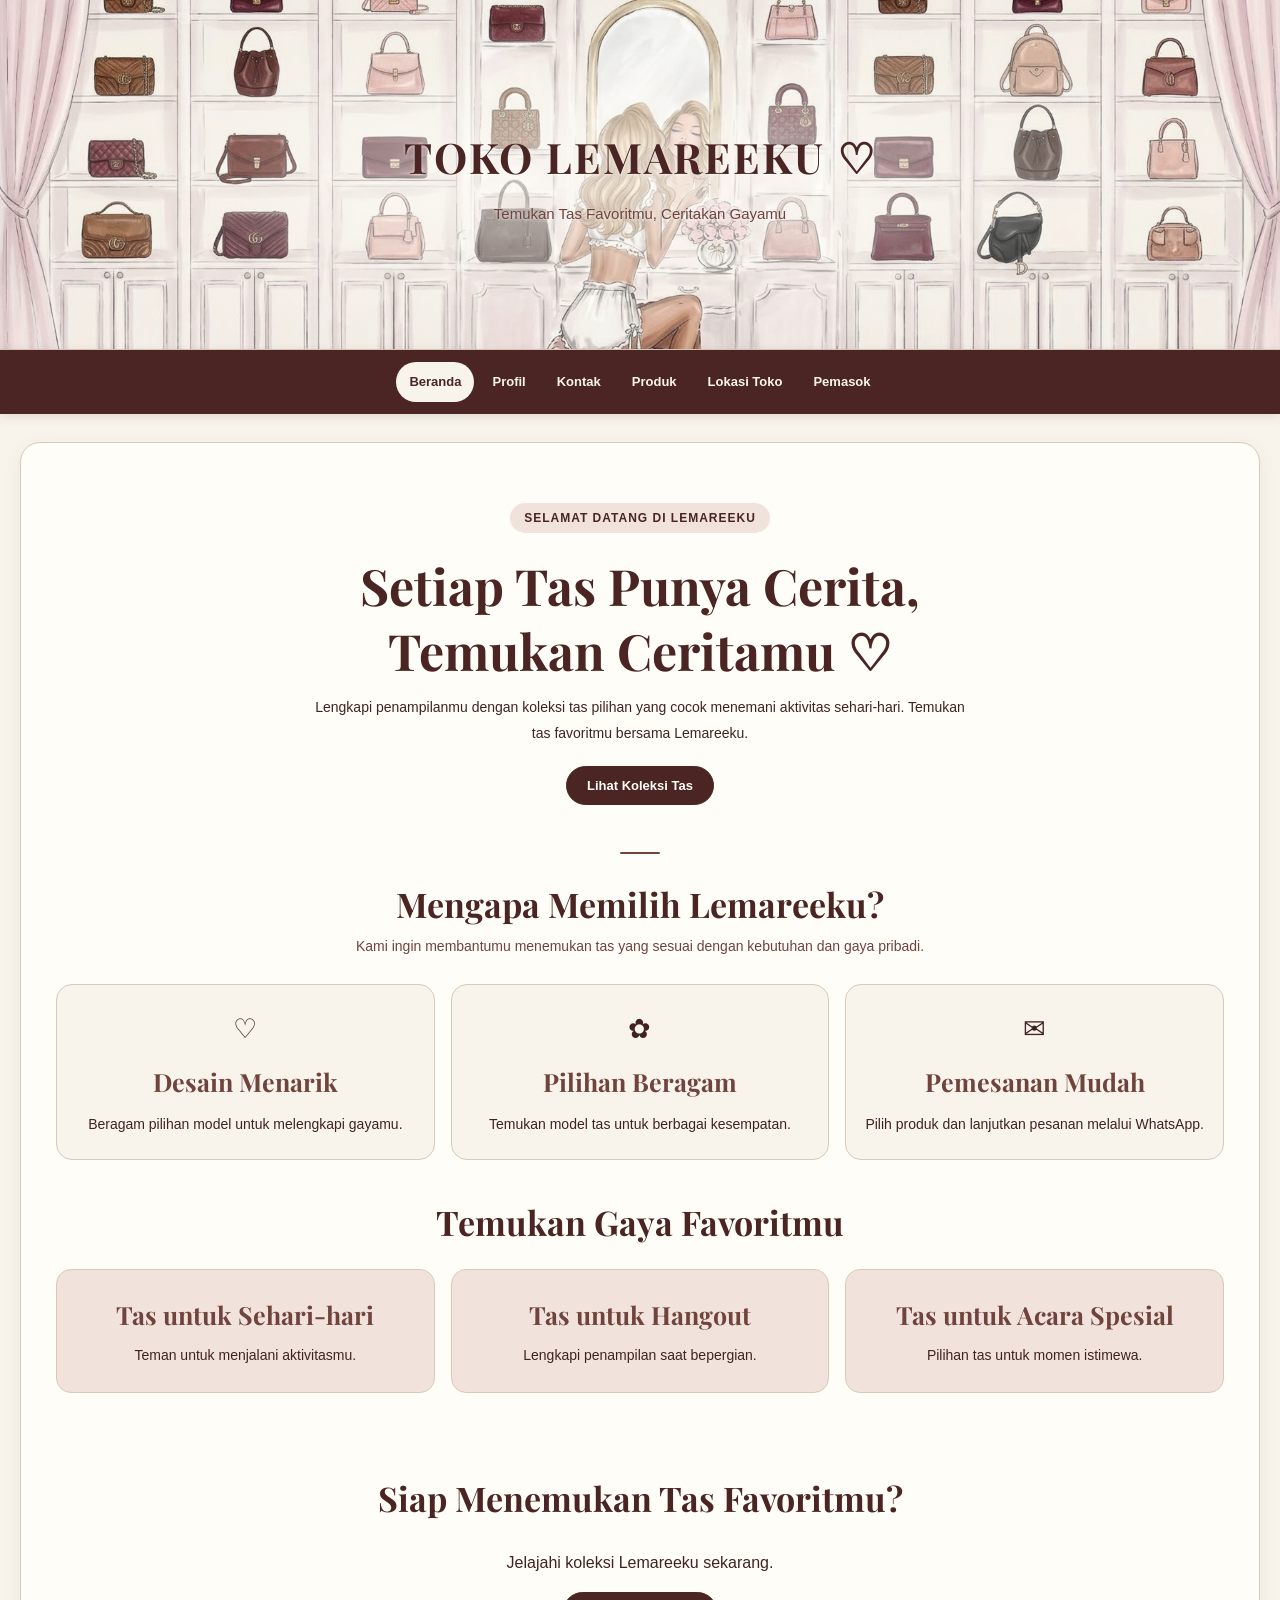
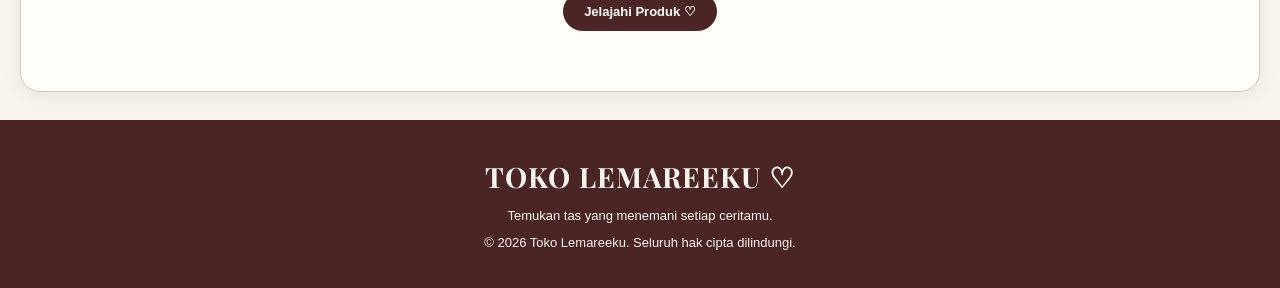
<file: index.html.html>
<!DOCTYPE html>
<html lang="id">
<head>
<meta charset="UTF-8">
<meta name="viewport" content="width=device-width, initial-scale=1.0">
<title>Lemareeku | Temukan Tas Favoritmu</title>

<link rel="preconnect" href="https://fonts.googleapis.com">
<link rel="preconnect" href="https://fonts.gstatic.com" crossorigin>
<link href="https://fonts.googleapis.com/css2?family=Playfair+Display:wght@600;700&display=swap" rel="stylesheet">

<style>
:root {
    --cream: #F8F4EC;
    --ivory: #FFFDF8;
    --mahogany: #4A2523;
    --mahogany-light: #70433D;
    --text: #402321;
    --border: #D8C9B8;
    --soft-pink: #F1E3DC;
}

* {
    box-sizing: border-box;
    scroll-behavior: smooth;
}

body {
    margin: 0;
    font-family: Arial, sans-serif;
    background: var(--cream);
    color: var(--text);
    line-height: 1.7;
}

button, input, textarea {
    font-family: Arial, sans-serif;
}

/* HEADER */

header {
    position: relative;
    isolation: isolate;
    overflow: hidden;
    min-height: 350px;
    background-color: var(--cream);
    background-image: url("img/po.jpeg");
    background-size: cover;
    background-position: center;
    background-repeat: no-repeat;
    display: flex;
    flex-direction: column;
    justify-content: center;
    align-items: center;
    text-align: center;
    padding: 40px 20px;
    border-bottom: 1px solid var(--border);
}

header::before {
    content: "";
    position: absolute;
    inset: 0;
    z-index: 0;
    pointer-events: none;
    background: radial-gradient(
        ellipse at center,
        rgba(255, 253, 248, 0.72) 0%,
        rgba(255, 253, 248, 0.48) 28%,
        rgba(255, 253, 248, 0.18) 52%,
        rgba(255, 253, 248, 0) 75%
    );
}

header h1, header p {
    position: relative;
    z-index: 1;
}

header h1 {
    margin: 0;
    color: var(--mahogany);
    font-family: 'Playfair Display', serif;
    font-size: 42px;
    font-weight: 700;
    letter-spacing: 2px;
    text-shadow: 0 1px 3px rgba(255, 255, 255, 0.7);
}

header p {
    margin: 8px 0 0;
    color: var(--mahogany-light);
    font-size: 15px;
    text-shadow: 0 1px 3px rgba(255, 255, 255, 0.8);
}

/* NAVIGASI */

nav {
    position: sticky;
    top: 0;
    z-index: 100;
    display: flex;
    justify-content: center;
    flex-wrap: wrap;
    gap: 5px;
    padding: 12px;
    background: var(--mahogany);
    box-shadow: 0 3px 10px rgba(74, 37, 35, 0.12);
}

nav a {
    color: var(--cream);
    text-decoration: none;
    padding: 9px 13px;
    border-radius: 20px;
    font-size: 13px;
    font-weight: bold;
    transition: 0.3s;
}

nav a:hover, nav a.aktif {
    background: var(--cream);
    color: var(--mahogany);
}

/* KONTEN */

#konten {
    background: var(--ivory);
    margin: 28px auto;
    padding: 35px;
    width: calc(100% - 40px);
    max-width: 1250px;
    min-height: 420px;
    border: 1px solid var(--border);
    border-radius: 20px;
    box-shadow: 0 5px 18px rgba(74, 37, 35, 0.07);
}

#konten h2 {
    color: var(--mahogany);
    font-family: 'Playfair Display', serif;
    font-size: 34px;
    font-weight: 700;
    line-height: 1.3;
}

#konten h3 {
    color: var(--mahogany-light);
    font-family: 'Playfair Display', serif;
    font-size: 25px;
    font-weight: 700;
}

.judul-bagian {
    text-align: center;
    margin-bottom: 8px;
}

.deskripsi-bagian {
    text-align: center;
    color: var(--mahogany-light);
    font-size: 14px;
    line-height: 1.8;
    margin: 0 auto 25px;
    max-width: 650px;
}

.garis-hias {
    width: 40px;
    height: 2px;
    background: var(--mahogany-light);
    border-radius: 10px;
    margin: 12px auto 25px;
}

/* MINI-GAME TAS */

.game-petunjuk {
    max-width: 700px;
    margin: 28px auto 12px;
    text-align: center;
    color: var(--mahogany);
    font-size: 15px;
    font-weight: bold;
    line-height: 1.8;
}

.game-visual {
    position: relative;
    width: 100%;
    max-width: 1100px;
    height: 520px;
    margin: 20px auto 10px;
    overflow: hidden;
    background:
        radial-gradient(
            ellipse at center,
            #FFFDF8 0%,
            #F8F0E7 72%,
            #F1E3DC 100%
        );
    border-radius: 22px;
    isolation: isolate;
    user-select: none;
    -webkit-user-select: none;
}

.game-scene {
    position: absolute;
    inset: 0;
    overflow: hidden;
}

/* PAPER BAG */

.game-bag {
    position: absolute;
    z-index: 3;
    width: 190px;
    height: 220px;
    left: 50%;
    bottom: 18px;
    transform: translateX(-50%);
    background: linear-gradient(
        110deg,
        #B98764 0%,
        #E8C8A7 38%,
        #D8B18D 70%,
        #B98764 100%
    );
    clip-path: polygon(9% 12%, 91% 12%, 100% 100%, 0 100%);
    filter: drop-shadow(0 10px 9px rgba(74, 37, 35, 0.18));
    pointer-events: none;
}

/* PEGANGAN PAPER BAG */

.game-bag-handle {
    position: absolute;
    z-index: 2;
    width: 70px;
    height: 65px;
    left: 50%;
    bottom: 190px;
    transform: translateX(-50%);
    border: 9px solid #B98764;
    border-bottom: none;
    border-radius: 38px 38px 0 0;
    pointer-events: none;
}

/* ISI PAPER BAG */

.game-bag-isi {
    position: absolute;
    z-index: 4;
    left: 50%;
    bottom: 35px;
    transform: translateX(-50%);
    width: 170px;
    height: 150px;
    display: flex;
    align-content: flex-end;
    justify-content: center;
    align-items: flex-end;
    flex-wrap: wrap;
    gap: 0;
    overflow: hidden;
    pointer-events: none;
}

/* FOTO TAS BERSERAKAN - TANPA KOTAK BACKGROUND */

.game-photo {
    position: absolute;
    z-index: 5;
    width: 112px;
    height: 112px;
    padding: 0;
    object-fit: contain;
    background: transparent;
    border: none;
    border-radius: 0;
    box-shadow: none;
    filter: drop-shadow(0 3px 5px rgba(74, 37, 35, 0.10));
    cursor: grab;
    touch-action: none;
    -webkit-user-drag: none;
    user-select: none;
    -webkit-user-select: none;
    transition: filter 0.2s;
}

.game-photo:hover {
    filter: drop-shadow(0 7px 9px rgba(74, 37, 35, 0.18));
}

.game-photo:active {
    cursor: grabbing;
}

.game-photo.sedang-diseret {
    z-index: 20;
    cursor: grabbing;
    filter: drop-shadow(0 10px 13px rgba(74, 37, 35, 0.22));
    transition: none;
}

/* FOTO DI DALAM PAPER BAG - TANPA KOTAK */

.game-photo-dalam {
    width: 48%;
    height: 68px;
    object-fit: contain;
    padding: 0;
    background: transparent;
    border: none;
    border-radius: 0;
    filter: drop-shadow(0 2px 3px rgba(74, 37, 35, 0.08));
    animation: tasMasukBag 0.35s ease;
}

@keyframes tasMasukBag {
    from {
        opacity: 0;
        transform: translateY(-15px) scale(0.7);
    }

    to {
        opacity: 1;
        transform: translateY(0) scale(1);
    }
}

/* ANIMASI PAPER BAG */

.game-bag.animasi-bag {
    animation: bagBounce 0.4s ease;
}

@keyframes bagBounce {
    0% {
        transform: translateX(-50%) scale(1);
    }

    35% {
        transform: translateX(-50%) scale(1.05) rotate(-2deg);
    }

    70% {
        transform: translateX(-50%) scale(0.98) rotate(2deg);
    }

    100% {
        transform: translateX(-50%) scale(1);
    }
}

/* TOMBOL DAN PESAN MINI-GAME */

.game-konfirmasi {
    display: flex;
    flex-direction: column;
    align-items: center;
    gap: 12px;
    margin: 20px auto 10px;
    text-align: center;
}

.game-tombol-pilihan {
    display: inline-block;
    padding: 12px 24px;
    border: none;
    border-radius: 30px;
    background: var(--mahogany);
    color: var(--ivory);
    font-size: 13px;
    font-weight: bold;
    cursor: pointer;
    transition: transform 0.25s, background 0.25s;
}

.game-tombol-pilihan:hover {
    background: var(--mahogany-light);
    transform: translateY(-2px);
}

.game-pesan-akhir {
    display: none;
    max-width: 500px;
    margin: 15px auto 0;
    color: var(--mahogany);
    font-size: 17px;
    font-weight: bold;
    line-height: 1.8;
    text-align: center;
}

.game-pesan-akhir.tampil {
    display: block;
    animation: pesanMuncul 0.7s ease both;
}

@keyframes pesanMuncul {
    from {
        opacity: 0;
        transform: translateY(12px);
    }

    to {
        opacity: 1;
        transform: translateY(0);
    }
}

/* PAPER BAG MEMBESAR */

.game-visual.pilihan-final .game-bag {
    animation: bagMembesar 0.8s ease forwards;
    transform-origin: bottom center;
}

.game-visual.pilihan-final .game-bag-handle {
    animation: handleMembesar 0.8s ease forwards;
    transform-origin: bottom center;
}

.game-visual.pilihan-final .game-bag-isi {
    animation: isiBagMembesar 0.8s ease forwards;
    transform-origin: bottom center;
}

@keyframes bagMembesar {
    0% {
        transform: translateX(-50%) scale(1);
    }

    55% {
        transform: translateX(-50%) scale(1.18) rotate(-3deg);
    }

    75% {
        transform: translateX(-50%) scale(0.98) rotate(2deg);
    }

    100% {
        transform: translateX(-50%) scale(1.15);
    }
}

@keyframes handleMembesar {
    0% {
        transform: translateX(-50%) scale(1);
    }

    100% {
        transform: translateX(-50%) scale(1.15);
    }
}

@keyframes isiBagMembesar {
    0% {
        transform: translateX(-50%) scale(1);
    }

    100% {
        transform: translateX(-50%) scale(1.15);
    }
}

/* EFEK DEKORATIF */

.game-konfeti {
    position: absolute;
    z-index: 30;
    top: 45%;
    left: 50%;
    font-size: 22px;
    pointer-events: none;
    animation: konfetiTerbang 1.1s ease-out forwards;
}

@keyframes konfetiTerbang {
    0% {
        opacity: 0;
        transform: translate(-50%, -50%) scale(0.4) rotate(0deg);
    }

    20% {
        opacity: 1;
    }

    100% {
        opacity: 0;
        transform: translate(
            calc(-50% + var(--gerak-x)),
            calc(-50% + var(--gerak-y))
        ) scale(1.2) rotate(180deg);
    }
}

.game-visual.pilihan-final .game-photo {
    pointer-events: none;
}

/* CAROUSEL FOTO TAS */

.carousel-profil {
    position: relative;
    margin: 25px auto 35px;
    max-width: 1050px;
    overflow: hidden;
    border-radius: 18px;
    background: var(--cream);
    border: 1px solid var(--border);
    padding: 15px;
}

.carousel-profil-track {
    display: flex;
    gap: 15px;
    overflow-x: auto;
    scroll-behavior: smooth;
    scroll-snap-type: x mandatory;
    scrollbar-width: none;
    padding: 3px;
}

.carousel-profil-track::-webkit-scrollbar {
    display: none;
}

.item-carousel-profil {
    flex: 0 0 calc(25% - 12px);
    min-width: 0;
    scroll-snap-align: start;
    border: 1px solid var(--border);
    border-radius: 14px;
    background: var(--ivory);
    padding: 8px;
    cursor: pointer;
    text-align: left;
    color: var(--mahogany);
    transition: transform 0.3s, box-shadow 0.3s;
}

.item-carousel-profil:hover {
    transform: translateY(-4px);
    box-shadow: 0 6px 15px rgba(74, 37, 35, 0.12);
}

.item-carousel-profil img {
    display: block;
    width: 100%;
    height: 175px;
    object-fit: contain;
    background: var(--ivory);
    border-radius: 10px;
}

.item-carousel-profil h4 {
    font-family: 'Playfair Display', serif;
    font-size: 16px;
    margin: 10px 2px 3px;
}

.item-carousel-profil p {
    font-size: 13px;
    font-weight: bold;
    color: var(--mahogany-light);
    margin: 0 2px 5px;
}

.carousel-profil-header {
    text-align: center;
    margin-bottom: 18px;
}

.carousel-profil-header h3 {
    font-family: 'Playfair Display', serif;
    color: var(--mahogany);
    font-size: 25px;
    margin: 0 0 5px;
}

.carousel-profil-header p {
    color: var(--mahogany-light);
    font-size: 13px;
    margin: 0;
}

.carousel-profil-controls {
    display: flex;
    justify-content: center;
    gap: 12px;
    margin-top: 16px;
}

.carousel-profil-controls button {
    width: 38px;
    height: 38px;
    border: 1px solid var(--border);
    border-radius: 50%;
    background: var(--ivory);
    color: var(--mahogany);
    font-size: 20px;
    cursor: pointer;
    transition: 0.3s;
}

.carousel-profil-controls button:hover {
    background: var(--mahogany);
    color: var(--ivory);
}

/* BERANDA */

.hero-beranda {
    text-align: center;
    padding: 25px 10px 35px;
}

.label-kecil {
    display: inline-block;
    background: var(--soft-pink);
    color: var(--mahogany);
    border-radius: 20px;
    padding: 5px 14px;
    font-size: 12px;
    letter-spacing: 1px;
    font-weight: bold;
}

.hero-beranda h2 {
    font-family: 'Playfair Display', serif;
    font-size: clamp(36px, 5vw, 50px) !important;
    font-weight: 700;
    line-height: 1.2;
    max-width: 750px;
    margin: 20px auto 12px;
}

.hero-beranda p {
    font-size: 14px;
    line-height: 1.8;
    max-width: 650px;
    margin: 0 auto 20px;
}

.tombol {
    display: inline-block;
    background: var(--mahogany);
    color: var(--ivory);
    padding: 11px 20px;
    border: 1px solid var(--mahogany);
    border-radius: 25px;
    text-decoration: none;
    cursor: pointer;
    font-size: 13px;
    font-weight: bold;
    transition: 0.3s;
}

.tombol:hover {
    background: var(--mahogany-light);
    border-color: var(--mahogany-light);
    transform: translateY(-2px);
}

.tombol-sekunder {
    background: transparent;
    color: var(--mahogany);
}

.tombol-sekunder:hover {
    color: white;
}

/* KEUNGGULAN */

.keunggulan {
    display: grid;
    grid-template-columns: repeat(3, minmax(0, 1fr));
    gap: 16px;
    margin: 20px 0 40px;
}

.kartu-keunggulan {
    text-align: center;
    padding: 22px 15px;
    border: 1px solid var(--border);
    border-radius: 16px;
    background: var(--cream);
}

.kartu-keunggulan .ikon {
    font-size: 27px;
}

.kartu-keunggulan h3 {
    font-size: 23px;
    margin: 8px 0;
}

.kartu-keunggulan p {
    font-size: 14px;
    line-height: 1.8;
    margin: 0;
}

/* KATEGORI */

.kategori-container {
    display: grid;
    grid-template-columns: repeat(3, minmax(0, 1fr));
    gap: 16px;
    margin: 25px 0 40px;
}

.kategori {
    background: var(--soft-pink);
    padding: 24px 12px;
    border-radius: 15px;
    text-align: center;
    border: 1px solid var(--border);
}

.kategori h3 {
    font-size: 23px;
    margin: 0 0 6px;
}

.kategori p {
    font-size: 14px;
    line-height: 1.8;
    margin: 0;
}

/* PRODUK */

.produk-container {
    display: grid;
    grid-template-columns: repeat(4, minmax(0, 1fr));
    gap: 20px;
    margin-top: 25px;
}

.produk {
    display: flex;
    flex-direction: column;
    background: var(--cream);
    padding: 12px;
    border-radius: 16px;
    border: 1px solid var(--border);
    min-width: 0;
    transition: 0.3s;
}

.produk:hover {
    transform: translateY(-4px);
    box-shadow: 0 7px 18px rgba(74, 37, 35, 0.12);
}

.gambar-produk {
    display: block;
    width: 100%;
    padding: 0;
    border: none;
    border-radius: 12px;
    background: var(--ivory);
    cursor: pointer;
    overflow: hidden;
}

.gambar-produk img {
    display: block;
    width: 100%;
    height: 190px;
    object-fit: contain;
    object-position: center;
    background: var(--ivory);
    transition: transform 0.3s;
}

.gambar-produk:hover img {
    transform: scale(1.04);
}

.petunjuk-gambar {
    font-size: 11px;
    color: var(--mahogany-light);
    text-align: center;
    margin: 5px 0 0;
}

.produk h4 {
    color: var(--mahogany);
    font-family: 'Playfair Display', serif;
    font-size: 21px;
    font-weight: 700;
    margin: 12px 0 5px;
    min-height: 24px;
}

.harga {
    font-size: 14px;
    font-weight: bold;
    color: var(--mahogany-light);
    margin: 0 0 10px;
}

.produk .tombol {
    margin-top: auto;
    align-self: flex-start;
}

.label-produk {
    font-size: 10px;
    color: var(--mahogany-light);
    background: var(--soft-pink);
    padding: 3px 8px;
    border-radius: 12px;
    align-self: flex-start;
    margin-top: 7px;
}

/* DETAIL PRODUK */

.detail-produk {
    display: grid;
    grid-template-columns: minmax(0, 1.15fr) minmax(0, 1fr);
    gap: 35px;
    align-items: start;
    max-width: 1050px;
    margin: 30px auto;
}

.detail-gambar {
    background: var(--cream);
    border: 1px solid var(--border);
    border-radius: 18px;
    padding: 18px;
}

.detail-gambar img {
    width: 100%;
    height: 460px;
    object-fit: contain;
    display: block;
    background: var(--ivory);
    border-radius: 12px;
}

.detail-info {
    padding: 10px 0;
}

.detail-info h2 {
    margin-top: 10px;
    margin-bottom: 8px;
}

.detail-harga {
    font-size: 23px;
    font-weight: bold;
    color: var(--mahogany-light);
    margin: 10px 0 20px;
}

.detail-deskripsi {
    font-size: 14px;
    line-height: 1.9;
}

.detail-info hr {
    border: none;
    border-top: 1px solid var(--border);
    margin: 20px 0;
}

.info-detail {
    display: flex;
    justify-content: space-between;
    align-items: flex-start;
    gap: 15px;
    padding: 12px 0;
    border-bottom: 1px solid var(--border);
    font-size: 14px;
}

.info-detail strong {
    color: var(--mahogany);
    flex-shrink: 0;
}

.info-detail span {
    text-align: right;
}

.label-detail {
    display: block;
    font-size: 13px;
    font-weight: bold;
    color: var(--mahogany);
    margin-top: 20px;
}

.jumlah-detail {
    display: flex;
    align-items: center;
    gap: 12px;
    margin: 10px 0 20px;
}

.jumlah-detail button {
    width: 35px;
    height: 35px;
    border: 1px solid var(--border);
    border-radius: 8px;
    background: var(--cream);
    color: var(--mahogany);
    font-size: 18px;
    cursor: pointer;
}

.jumlah-detail span {
    min-width: 20px;
    text-align: center;
    font-weight: bold;
}

.detail-tombol {
    display: flex;
    flex-wrap: wrap;
    gap: 10px;
    margin-top: 20px;
}

/* KERANJANG */

.bagian-belanja {
    background: var(--cream);
    border: 1px solid var(--border);
    border-radius: 18px;
    padding: 25px;
    margin-top: 35px;
}

.bagian-belanja h2 {
    text-align: center;
}

.item-keranjang {
    display: flex;
    justify-content: space-between;
    align-items: center;
    gap: 12px;
    border-bottom: 1px solid var(--border);
    padding: 15px 0;
    flex-wrap: wrap;
}

.kontrol-jumlah {
    display: flex;
    align-items: center;
    gap: 7px;
}

.kontrol-jumlah button {
    background: var(--mahogany);
    color: white;
    border: none;
    border-radius: 7px;
    padding: 6px 11px;
    cursor: pointer;
}

.kontrol-jumlah .hapus {
    background: var(--mahogany-light);
}

.total-harga {
    text-align: right;
    color: var(--mahogany);
    font-size: 20px;
    font-weight: bold;
    margin-top: 20px;
}

.kosong {
    text-align: center;
    padding: 15px;
    color: var(--mahogany-light);
}

/* FORM PEMESANAN */

.form-pemesanan label {
    display: block;
    margin-top: 15px;
    font-size: 14px;
    font-weight: bold;
    color: var(--mahogany);
}

.form-pemesanan input,
.form-pemesanan textarea {
    display: block;
    width: 100%;
    padding: 12px;
    margin-top: 7px;
    border: 1px solid var(--border);
    border-radius: 10px;
    background: var(--ivory);
    color: var(--text);
    font-size: 14px;
}

.form-pemesanan input:focus,
.form-pemesanan textarea:focus {
    outline: 2px solid var(--mahogany-light);
}

/* KARTU INFORMASI */

.kartu-info {
    background: var(--cream);
    border: 1px solid var(--border);
    border-radius: 17px;
    padding: 25px;
    max-width: 750px;
    margin: 25px auto;
}

.kartu-info p {
    font-size: 14px;
    line-height: 1.8;
    margin: 10px 0;
}

.info-toko {
    text-align: center;
}

.info-toko .tombol {
    margin: 8px 5px;
}

/* FOOTER */

footer {
    background: var(--mahogany);
    color: var(--cream);
    text-align: center;
    padding: 28px 20px;
}

footer p {
    margin: 5px;
    font-size: 13px;
}

footer .footer-judul {
    font-family: 'Playfair Display', serif;
    font-size: 28px;
    font-weight: 700;
    letter-spacing: 1px;
}

/* TABLET */

@media (max-width: 900px) {
    .produk-container {
        grid-template-columns: repeat(3, minmax(0, 1fr));
    }

    header {
        min-height: 280px;
    }

    .detail-produk {
        gap: 20px;
    }

    .detail-gambar img {
        height: 380px;
    }

    .item-carousel-profil {
        flex-basis: calc(33.333% - 10px);
    }

    .item-carousel-profil img {
        height: 155px;
    }

    .game-visual {
        height: 480px;
    }

    .game-bag {
        width: 170px;
        height: 200px;
    }

    .game-bag-handle {
        bottom: 170px;
        width: 65px;
        height: 55px;
    }

    .game-bag-isi {
        width: 150px;
        height: 130px;
        bottom: 32px;
    }

    .game-photo {
        width: 95px;
        height: 95px;
    }
}

/* HP */

@media (max-width: 600px) {
    header {
        min-height: 220px;
        padding: 25px 12px;
    }

    header h1 {
        font-size: 34px;
        letter-spacing: 1px;
    }

    header p {
        font-size: 12px;
    }

    nav {
        position: static;
        padding: 9px 5px;
        gap: 2px;
    }

    nav a {
        padding: 8px 9px;
        font-size: 12px;
    }

    #konten {
        width: calc(100% - 20px);
        margin: 15px auto;
        padding: 18px 13px;
    }

    #konten h2 {
        font-size: 29px;
    }

    #konten h3 {
        font-size: 23px;
    }

    .hero-beranda h2 {
        font-size: clamp(32px, 8vw, 40px) !important;
    }

    .produk-container {
        grid-template-columns: repeat(2, minmax(0, 1fr));
        gap: 11px;
    }

    .produk {
        padding: 8px;
    }

    .gambar-produk img {
        height: 135px;
    }

    .produk h4 {
        font-size: 19px;
    }

    .produk .tombol {
        font-size: 11px;
        padding: 9px 11px;
    }

    .kategori h3 {
        font-size: 21px;
    }

    .keunggulan,
    .kategori-container {
        grid-template-columns: 1fr;
    }

    .detail-produk {
        grid-template-columns: 1fr;
        gap: 15px;
    }

    .detail-gambar img {
        height: 350px;
    }

    .detail-info {
        padding: 0 5px;
    }

    .detail-tombol .tombol {
        flex: 1;
        text-align: center;
    }

    .bagian-belanja,
    .kartu-info {
        padding: 15px;
    }

    .item-keranjang {
        align-items: flex-start;
    }

    .kontrol-jumlah {
        flex-wrap: wrap;
    }

    .total-harga {
        font-size: 17px;
    }

    .carousel-profil {
        padding: 10px;
    }

    .item-carousel-profil {
        flex-basis: 65%;
    }

    .item-carousel-profil img {
        height: 170px;
    }

    .carousel-profil-header h3 {
        font-size: 22px;
    }

    .game-petunjuk {
        font-size: 13px;
    }

    .game-pesan-akhir {
        font-size: 15px;
    }

    .game-tombol-pilihan {
        padding: 11px 20px;
    }

    .game-visual {
        height: 440px;
        margin-top: 20px;
        border-radius: 16px;
    }

    .game-bag {
        width: 145px;
        height: 170px;
        bottom: 15px;
    }

    .game-bag-handle {
        width: 55px;
        height: 45px;
        bottom: 145px;
        border-width: 7px;
    }

    .game-bag-isi {
        width: 125px;
        height: 115px;
        bottom: 27px;
    }

    .game-photo {
        width: 76px;
        height: 76px;
        padding: 0;
        border-radius: 0;
    }

    .game-photo-dalam {
        height: 48px;
    }

    .game-visual.pilihan-final .game-bag {
        animation-name: bagMembesarHP;
    }

    @keyframes bagMembesarHP {
        0% {
            transform: translateX(-50%) scale(1);
        }

        55% {
            transform: translateX(-50%) scale(1.15) rotate(-3deg);
        }

        75% {
            transform: translateX(-50%) scale(1.1) rotate(3deg);
        }

        100% {
            transform: translateX(-50%) scale(1.12);
        }
    }
}
</style>
</head>

<body>

<header>
    <h1>TOKO LEMAREEKU ♡</h1>
    <p>Temukan Tas Favoritmu, Ceritakan Gayamu</p>
</header>

<nav>
    <a href="#" data-halaman="home" onclick="home(); return false;">Beranda</a>
    <a href="#" data-halaman="profile" onclick="profile(); return false;">Profil</a>
    <a href="#" data-halaman="kontak" onclick="kontak(); return false;">Kontak</a>
    <a href="#" data-halaman="products" onclick="products(); return false;">Produk</a>
    <a href="#" data-halaman="toko" onclick="toko(); return false;">Lokasi Toko</a>
    <a href="#" data-halaman="supplier" onclick="supplier(); return false;">Pemasok</a>
</nav>

<main id="konten"></main>

<footer>
    <p class="footer-judul">TOKO LEMAREEKU ♡</p>
    <p>Temukan tas yang menemani setiap ceritamu.</p>
    <p>© 2026 Toko Lemareeku. Seluruh hak cipta dilindungi.</p>
</footer>

<script>

/* DAFTAR PRODUK */

const daftarProduk = [
    {
        id: 1,
        nama: "Aveline Bag",
        harga: 180000,
        gambar: "1_20261014_102034_0000.png",
        ukuran: "Besar",
        dimensi: "30 × 24 × 12 cm",
        bahan: "Kulit sintetis premium"
    },
    {
        id: 2,
        nama: "Élora Bag",
        harga: 110000,
        gambar: "2_20261014_102034_0001.png",
        ukuran: "Kecil",
        dimensi: "20 × 15 × 7 cm",
        bahan: "Kulit sintetis"
    },
    {
        id: 3,
        nama: "Vivienne Bag",
        harga: 135000,
        gambar: "3_20261014_102034_0002.png",
        ukuran: "Besar",
        dimensi: "29 × 23 × 11 cm",
        bahan: "Kulit sintetis premium"
    },
    {
        id: 4,
        nama: "Amoura Bag",
        harga: 233000,
        gambar: "4_20261014_102034_0003.png",
        ukuran: "Sedang",
        dimensi: "24 × 18 × 9 cm",
        bahan: "Kulit sintetis premium"
    },
    {
        id: 5,
        nama: "Celestine Bag",
        harga: 190000,
        gambar: "5_20261014_102034_0004.png",
        ukuran: "Sedang",
        dimensi: "23 × 18 × 8 cm",
        bahan: "Kulit sintetis"
    },
    {
        id: 6,
        nama: "Roséline Bag",
        harga: 145000,
        gambar: "6_20261014_102034_0005.png",
        ukuran: "Besar",
        dimensi: "30 × 25 × 12 cm",
        bahan: "Kulit sintetis premium"
    },
    {
        id: 7,
        nama: "Valentina Bag",
        harga: 225000,
        gambar: "7_20261014_102035_0006.png",
        ukuran: "Besar",
        dimensi: "31 × 25 × 13 cm",
        bahan: "Kulit sintetis premium"
    },
    {
        id: 8,
        nama: "Madeleine Bag",
        harga: 250000,
        gambar: "8_20261014_102035_0007.png",
        ukuran: "Besar",
        dimensi: "30 × 24 × 12 cm",
        bahan: "Kulit sintetis premium"
    },
    {
        id: 9,
        nama: "Arabella Bag",
        harga: 275000,
        gambar: "9_20261014_102035_0008.png",
        ukuran: "Sedang",
        dimensi: "25 × 20 × 10 cm",
        bahan: "Kulit sintetis premium"
    },
    {
        id: 10,
        nama: "Isadora Bag",
        harga: 210000,
        gambar: "10_20261014_102035_0009.png",
        ukuran: "Sedang",
        dimensi: "24 × 19 × 9 cm",
        bahan: "Kulit sintetis"
    },
    {
        id: 11,
        nama: "Seraphina Bag",
        harga: 295000,
        gambar: "11_20261014_102035_0010.png",
        ukuran: "Sedang",
        dimensi: "26 × 21 × 10 cm",
        bahan: "Kulit sintetis premium"
    },
    {
        id: 12,
        nama: "Colette Bag",
        harga: 230000,
        gambar: "12_20261014_102035_0011.png",
        ukuran: "Sedang",
        dimensi: "24 × 19 × 9 cm",
        bahan: "Kulit sintetis"
    },
    {
        id: 13,
        nama: "Estelle Bag",
        harga: 185000,
        gambar: "13_20261014_102035_0012.png",
        ukuran: "Kecil",
        dimensi: "21 × 16 × 8 cm",
        bahan: "Kulit sintetis"
    },
    {
        id: 14,
        nama: "Aurelia Bag",
        harga: 320000,
        gambar: "14_20261014_102035_0013.png",
        ukuran: "Sedang",
        dimensi: "26 × 21 × 10 cm",
        bahan: "Kulit sintetis premium"
    },
    {
        id: 15,
        nama: "Florence Bag",
        harga: 260000,
        gambar: "15_20261014_102035_0014.png",
        ukuran: "Sedang",
        dimensi: "25 × 20 × 10 cm",
        bahan: "Kulit sintetis premium"
    },
    {
        id: 16,
        nama: "Odette Bag",
        harga: 240000,
        gambar: "16_20261014_102035_0015.png",
        ukuran: "Sedang",
        dimensi: "24 × 19 × 9 cm",
        bahan: "Kulit sintetis"
    },
    {
        id: 17,
        nama: "Juliette Bag",
        harga: 285000,
        gambar: "17_20261014_102035_0016.png",
        ukuran: "Sedang",
        dimensi: "26 × 21 × 10 cm",
        bahan: "Kulit sintetis premium"
    },
    {
        id: 18,
        nama: "Evangeline Bag",
        harga: 350000,
        gambar: "18_20261014_102035_0017.png",
        ukuran: "Sedang",
        dimensi: "27 × 22 × 11 cm",
        bahan: "Kulit sintetis premium"
    },
    {
        id: 19,
        nama: "Rosabelle Bag",
        harga: 175000,
        gambar: "bag.png",
        ukuran: "Kecil",
        dimensi: "21 × 16 × 8 cm",
        bahan: "Kulit sintetis"
    },
    {
        id: 20,
        nama: "Lunelle Bag",
        harga: 205000,
        gambar: "bagg.png",
        ukuran: "Sedang",
        dimensi: "24 × 19 × 9 cm",
        bahan: "Kulit sintetis"
    }
];

let keranjang = [];
let produkDetailAktif = null;
let jumlahDetailAktif = 1;
let intervalCarouselProfil = null;
let tasPilihanGame = [];

const nomorToko = "6285724291114";
const lokasiToko = "https://maps.app.goo.gl/gkMDa45eDqASwG6h7";

/* FORMAT HARGA */

function formatRupiah(angka) {
    return "Rp " + angka.toLocaleString("id-ID");
}

/* NAVIGASI */

function aturNavigasi(halaman) {
    document.querySelectorAll("nav a").forEach(link => {
        link.classList.toggle(
            "aktif",
            link.dataset.halaman === halaman
        );
    });
}

function tampilkanKonten(html, halaman) {
    document.getElementById("konten").innerHTML = html;
    aturNavigasi(halaman);
    window.scrollTo({ top: 0, behavior: "smooth" });
}

/* BERANDA */

function home() {
    hentikanCarouselProfil();

    tampilkanKonten(`
        <section class="hero-beranda">
            <span class="label-kecil">SELAMAT DATANG DI LEMAREEKU</span>

            <h2>Setiap Tas Punya Cerita, Temukan Ceritamu ♡</h2>

            <p>
                Lengkapi penampilanmu dengan koleksi tas pilihan
                yang cocok menemani aktivitas sehari-hari.
                Temukan tas favoritmu bersama Lemareeku.
            </p>

            <button class="tombol" onclick="products()">
                Lihat Koleksi Tas
            </button>
        </section>

        <div class="garis-hias"></div>

        <h2 class="judul-bagian">Mengapa Memilih Lemareeku?</h2>

        <p class="deskripsi-bagian">
            Kami ingin membantumu menemukan tas yang sesuai dengan
            kebutuhan dan gaya pribadi.
        </p>

        <section class="keunggulan">
            <div class="kartu-keunggulan">
                <div class="ikon">♡</div>
                <h3>Desain Menarik</h3>
                <p>Beragam pilihan model untuk melengkapi gayamu.</p>
            </div>

            <div class="kartu-keunggulan">
                <div class="ikon">✿</div>
                <h3>Pilihan Beragam</h3>
                <p>Temukan model tas untuk berbagai kesempatan.</p>
            </div>

            <div class="kartu-keunggulan">
                <div class="ikon">✉</div>
                <h3>Pemesanan Mudah</h3>
                <p>Pilih produk dan lanjutkan pesanan melalui WhatsApp.</p>
            </div>
        </section>

        <h2 class="judul-bagian">Temukan Gaya Favoritmu</h2>

        <section class="kategori-container">
            <div class="kategori">
                <h3>Tas untuk Sehari-hari</h3>
                <p>Teman untuk menjalani aktivitasmu.</p>
            </div>

            <div class="kategori">
                <h3>Tas untuk Hangout</h3>
                <p>Lengkapi penampilan saat bepergian.</p>
            </div>

            <div class="kategori">
                <h3>Tas untuk Acara Spesial</h3>
                <p>Pilihan tas untuk momen istimewa.</p>
            </div>
        </section>

        <div style="text-align:center; padding:15px 0 25px;">
            <h2>Siap Menemukan Tas Favoritmu?</h2>
            <p>Jelajahi koleksi Lemareeku sekarang.</p>
            <button class="tombol" onclick="products()">
                Jelajahi Produk ♡
            </button>
        </div>
    `, "home");
}

/* PROFIL DAN MINI-GAME */

function profile() {
    hentikanCarouselProfil();

    tampilkanKonten(`
        <h2 class="judul-bagian">Tentang Lemareeku</h2>
        <div class="garis-hias"></div>

        <div class="kartu-info">
            <p>
                <strong>Lemareeku</strong> adalah toko tas yang hadir
                untuk kamu yang menyukai gaya menarik, manis, dan
                tetap nyaman digunakan dalam berbagai aktivitas.
            </p>

            <p>
                Kami menyediakan beragam pilihan tas dengan desain
                yang dapat melengkapi penampilan, baik untuk sekolah,
                bepergian, maupun kegiatan sehari-hari.
            </p>

            <p>
                Bagi Lemareeku, tas bukan hanya tempat untuk membawa
                barang, tetapi juga bagian dari gaya dan cerita
                setiap orang.
            </p>

            <p style="text-align:center; color:var(--mahogany-light);">
                Temukan tas yang sesuai dengan ceritamu. ♡
            </p>
        </div>

        <p class="game-petunjuk" id="game-petunjuk">
            Pilih tas kesukaanmu dan masukkan ke paper bag (dengan cara digeser).
        </p>

        <div class="game-visual" id="game-visual">
            <div class="game-scene" id="game-scene"></div>
            <div class="game-bag-handle"></div>
            <div class="game-bag" id="game-bag"></div>
            <div class="game-bag-isi" id="game-bag-isi"></div>
        </div>

        <div class="game-konfirmasi" id="game-konfirmasi">
            <button
                type="button"
                class="game-tombol-pilihan"
                id="game-tombol-pilihan"
                onclick="konfirmasiPilihanTas()"
            >
                Itu tas kesukaanku ♡
            </button>
        </div>

        <p class="game-pesan-akhir" id="game-pesan-akhir">
            Pesan sekarang dan tas favoritmu akan jadi milikmu ♡
        </p>

        <div class="game-konfirmasi" id="game-pesan-tombol" style="display:none;">
            <button type="button" class="tombol" onclick="products()">
                Pesan Sekarang ♡
            </button>
        </div>
    `, "profile");

    tasPilihanGame = [];
    inisialisasiGameVisual();
}

/* FOTO TAS BERSERAKAN */

function inisialisasiGameVisual() {
    const scene = document.getElementById("game-scene");

    if (!scene) return;

    const posisiFoto = [
        { left: 4, top: 7, rotasi: -12 },
        { left: 27, top: 5, rotasi: 9 },
        { left: 52, top: 7, rotasi: -7 },
        { left: 78, top: 6, rotasi: 13 },
        { left: 10, top: 36, rotasi: 8 },
        { left: 34, top: 32, rotasi: -14 },
        { left: 66, top: 34, rotasi: 11 },
        { left: 83, top: 39, rotasi: -8 },
        { left: 3, top: 65, rotasi: -5 },
        { left: 28, top: 67, rotasi: 12 },
        { left: 70, top: 66, rotasi: -12 },
        { left: 86, top: 68, rotasi: 6 }
    ];

    const produkGame = daftarProduk.slice(0, 12);

    scene.innerHTML = produkGame.map((produk, index) => {
        const posisi = posisiFoto[index];

        return `
            <img
                class="game-photo"
                src="img/${produk.gambar}"
                alt="${produk.nama}"
                draggable="false"
                data-produk-id="${produk.id}"
                style="
                    left:${posisi.left}%;
                    top:${posisi.top}%;
                    transform:rotate(${posisi.rotasi}deg);
                "
                onerror="this.style.opacity='0.25';"
            >
        `;
    }).join("");

    scene.querySelectorAll(".game-photo").forEach(foto => {
        foto.addEventListener("pointerdown", mulaiSeretFoto);
    });
}

/* SERET FOTO TAS */

let fotoSedangDiseret = null;
let offsetSeretX = 0;
let offsetSeretY = 0;
let posisiAwalX = 0;
let posisiAwalY = 0;

function mulaiSeretFoto(event) {
    if (event.button !== undefined && event.button !== 0) return;

    const game = document.getElementById("game-visual");

    if (game && game.classList.contains("pilihan-final")) return;

    const foto = event.currentTarget;
    const scene = document.getElementById("game-scene");

    if (!scene || !foto) return;

    fotoSedangDiseret = foto;

    const fotoRect = foto.getBoundingClientRect();

    offsetSeretX = event.clientX - fotoRect.left;
    offsetSeretY = event.clientY - fotoRect.top;

    const sceneRect = scene.getBoundingClientRect();

    posisiAwalX = fotoRect.left - sceneRect.left;
    posisiAwalY = fotoRect.top - sceneRect.top;

    foto.style.left = posisiAwalX + "px";
    foto.style.top = posisiAwalY + "px";
    foto.style.transform = "rotate(0deg)";
    foto.classList.add("sedang-diseret");

    foto.setPointerCapture(event.pointerId);

    foto.addEventListener("pointermove", gerakkanFoto);
    foto.addEventListener("pointerup", akhiriSeretFoto);
    foto.addEventListener("pointercancel", batalkanSeretFoto);

    event.preventDefault();
}

/* GERAKKAN FOTO MENGIKUTI JARI ATAU MOUSE */

function gerakkanFoto(event) {
    if (!fotoSedangDiseret) return;

    const scene = document.getElementById("game-scene");

    if (!scene) return;

    const sceneRect = scene.getBoundingClientRect();

    let x = event.clientX - sceneRect.left - offsetSeretX;
    let y = event.clientY - sceneRect.top - offsetSeretY;

    const maxX = scene.clientWidth - fotoSedangDiseret.offsetWidth;
    const maxY = scene.clientHeight - fotoSedangDiseret.offsetHeight;

    x = Math.max(0, Math.min(x, maxX));
    y = Math.max(0, Math.min(y, maxY));

    fotoSedangDiseret.style.left = x + "px";
    fotoSedangDiseret.style.top = y + "px";
}

/* SELESAI MENYERET FOTO */

function akhiriSeretFoto(event) {
    if (!fotoSedangDiseret) return;

    const foto = fotoSedangDiseret;
    const bag = document.getElementById("game-bag");
    const isiBag = document.getElementById("game-bag-isi");

    foto.removeEventListener("pointermove", gerakkanFoto);
    foto.removeEventListener("pointerup", akhiriSeretFoto);
    foto.removeEventListener("pointercancel", batalkanSeretFoto);

    foto.classList.remove("sedang-diseret");

    const fotoRect = foto.getBoundingClientRect();
    const bagRect = bag.getBoundingClientRect();

    const tengahX = fotoRect.left + fotoRect.width / 2;
    const tengahY = fotoRect.top + fotoRect.height / 2;

    const masukBag =
        tengahX >= bagRect.left &&
        tengahX <= bagRect.right &&
        tengahY >= bagRect.top &&
        tengahY <= bagRect.bottom;

    if (masukBag) {
        masukkanFotoKeBag(foto, isiBag);
    } else {
        foto.style.left = posisiAwalX + "px";
        foto.style.top = posisiAwalY + "px";
        foto.style.transform = "rotate(0deg)";
    }

    fotoSedangDiseret = null;
}

/* BATALKAN SERET */

function batalkanSeretFoto() {
    if (!fotoSedangDiseret) return;

    const foto = fotoSedangDiseret;

    foto.removeEventListener("pointermove", gerakkanFoto);
    foto.removeEventListener("pointerup", akhiriSeretFoto);
    foto.removeEventListener("pointercancel", batalkanSeretFoto);

    foto.classList.remove("sedang-diseret");
    foto.style.left = posisiAwalX + "px";
    foto.style.top = posisiAwalY + "px";

    fotoSedangDiseret = null;
}

/* MASUKKAN FOTO KE PAPER BAG */

function masukkanFotoKeBag(foto, isiBag) {
    const id = Number(foto.dataset.produkId);
    const produk = daftarProduk.find(p => p.id === id);

    if (!produk || !isiBag) return;

    tasPilihanGame.push(produk);

    const fotoBaru = document.createElement("img");

    fotoBaru.src = "img/" + produk.gambar;
    fotoBaru.alt = produk.nama;
    fotoBaru.className = "game-photo-dalam";

    isiBag.appendChild(fotoBaru);
    foto.remove();

    const bag = document.getElementById("game-bag");

    if (bag) {
        bag.classList.remove("animasi-bag");
        void bag.offsetWidth;
        bag.classList.add("animasi-bag");
    }
}

/* KONFIRMASI TAS FAVORIT */

function konfirmasiPilihanTas() {
    const game = document.getElementById("game-visual");
    const tombol = document.getElementById("game-tombol-pilihan");
    const pesan = document.getElementById("game-pesan-akhir");
    const petunjuk = document.getElementById("game-petunjuk");
    const tombolPesan = document.getElementById("game-pesan-tombol");

    if (!game || !tombol || !pesan) return;

    if (game.classList.contains("pilihan-final")) return;

    game.classList.add("pilihan-final");
    tombol.style.display = "none";

    if (petunjuk) {
        petunjuk.style.display = "none";
    }

    if (fotoSedangDiseret) {
        batalkanSeretFoto();
    }

    const simbol = ["✦", "♡", "✧", "✿", "⋆", "♥", "✦", "♡"];

    simbol.forEach((karakter, index) => {
        const konfeti = document.createElement("span");

        konfeti.className = "game-konfeti";
        konfeti.textContent = karakter;

        const sudut = (Math.PI * 2 * index) / simbol.length;
        const jarak = 100 + Math.random() * 90;

        konfeti.style.setProperty(
            "--gerak-x",
            Math.cos(sudut) * jarak + "px"
        );

        konfeti.style.setProperty(
            "--gerak-y",
            Math.sin(sudut) * jarak + "px"
        );

        konfeti.style.animationDelay = (index * 0.04) + "s";

        game.appendChild(konfeti);

        setTimeout(() => konfeti.remove(), 1500);
    });

    setTimeout(() => {
        pesan.classList.add("tampil");

        if (tombolPesan) {
            tombolPesan.style.display = "flex";
        }
    }, 350);
}

/* CAROUSEL FOTO TAS */

function geserCarouselProfil(arah) {
    const track = document.getElementById("carousel-profil-track");

    if (!track) return;

    const item = track.querySelector(".item-carousel-profil");

    if (!item) return;

    const jarak = item.getBoundingClientRect().width + 15;
    const batasKanan = track.scrollWidth - track.clientWidth;
    const posisiBerikutnya = track.scrollLeft + (jarak * arah);

    if (posisiBerikutnya > batasKanan + 2) {
        track.scrollTo({
            left: 0,
            behavior: "smooth"
        });
    } else if (posisiBerikutnya < 0) {
        track.scrollTo({
            left: batasKanan,
            behavior: "smooth"
        });
    } else {
        track.scrollBy({
            left: jarak * arah,
            behavior: "smooth"
        });
    }
}

/* CAROUSEL OTOMATIS JIKA DIGUNAKAN */

function mulaiCarouselProfil() {
    const track = document.getElementById("carousel-profil-track");

    if (!track) return;

    track.addEventListener("mouseenter", hentikanCarouselProfil);
    track.addEventListener("mouseleave", jalankanCarouselProfil);

    track.addEventListener("touchstart", hentikanCarouselProfil, {
        passive: true
    });

    track.addEventListener("touchend", jalankanCarouselProfil, {
        passive: true
    });

    jalankanCarouselProfil();
}

function jalankanCarouselProfil() {
    hentikanCarouselProfil();

    intervalCarouselProfil = setInterval(() => {
        const track = document.getElementById("carousel-profil-track");

        if (!track) {
            hentikanCarouselProfil();
            return;
        }

        geserCarouselProfil(1);
    }, 3000);
}

function hentikanCarouselProfil() {
    if (intervalCarouselProfil) {
        clearInterval(intervalCarouselProfil);
        intervalCarouselProfil = null;
    }
}

/* KONTAK */

function kontak() {
    hentikanCarouselProfil();

    tampilkanKonten(`
        <h2 class="judul-bagian">Hubungi Kami</h2>

        <p class="deskripsi-bagian">
            Ada pertanyaan tentang produk atau pesanan?
            Kami siap membantumu.
        </p>

        <div class="garis-hias"></div>

        <div class="kartu-info info-toko">
            <h3>Informasi Kontak</h3>

            <p><strong>Instagram</strong><br>@lemareeku</p>
            <p><strong>WhatsApp</strong><br>0857-2429-1114</p>
            <p><strong>Email</strong><br>lemareeku@gmail.com</p>

            <a
                class="tombol"
                href="https://wa.me/${nomorToko}"
                target="_blank"
                rel="noopener noreferrer"
            >
                Hubungi melalui WhatsApp
            </a>
        </div>
    `, "kontak");
}

/* DAFTAR PRODUK */

function products() {
    hentikanCarouselProfil();

    tampilkanKonten(`
        <h2 class="judul-bagian">Koleksi Tas Lemareeku</h2>

        <p class="deskripsi-bagian">
            Klik gambar tas untuk melihat detail ukuran, dimensi,
            dan bahan produk. Pilih tas favoritmu lalu tambahkan ke keranjang.
        </p>

        <div class="garis-hias"></div>

        <div class="produk-container">
            ${daftarProduk.map(p => `
                <article class="produk">
                    <button
                        type="button"
                        class="gambar-produk"
                        onclick="lihatDetail(${p.id})"
                        aria-label="Lihat detail ${p.nama}"
                    >
                        <img
                            src="img/${p.gambar}"
                            alt="${p.nama}"
                            loading="lazy"
                            onerror="this.alt='Gambar produk tidak tersedia'; this.style.opacity='0.3';"
                        >
                    </button>

                    <p class="petunjuk-gambar">Klik gambar untuk detail ♡</p>

                    <span class="label-produk">Koleksi Lemareeku</span>
                    <h4>${p.nama}</h4>
                    <p class="harga">${formatRupiah(p.harga)}</p>

                    <button class="tombol" onclick="tambahKeranjang(${p.id})">
                        + Keranjang
                    </button>
                </article>
            `).join("")}
        </div>

        <section class="bagian-belanja" id="keranjang">
            <h2>Keranjang Belanja ♡</h2>

            <p style="text-align:center;">
                Periksa kembali produk pilihanmu sebelum memesan.
            </p>

            <div id="isi-keranjang"></div>

            <div class="total-harga">
                Total: <span id="total-harga">Rp 0</span>
            </div>
        </section>

        <section class="bagian-belanja">
            <h2>Formulir Pemesanan</h2>

            <p style="text-align:center;">
                Lengkapi informasi berikut untuk melanjutkan pesanan.
            </p>

            <form class="form-pemesanan" onsubmit="pesanProduk(event)">
                <label for="nama-pembeli">Nama Lengkap</label>
                <input
                    type="text"
                    id="nama-pembeli"
                    placeholder="Masukkan nama lengkap"
                    autocomplete="name"
                    required
                >

                <label for="nomor-pembeli">Nomor WhatsApp</label>
                <input
                    type="tel"
                    id="nomor-pembeli"
                    placeholder="Contoh: 081234567890"
                    autocomplete="tel"
                    required
                >

                <label for="alamat-pembeli">Alamat Pengiriman</label>
                <textarea
                    id="alamat-pembeli"
                    rows="3"
                    placeholder="Masukkan alamat lengkap"
                    autocomplete="street-address"
                    required
                ></textarea>

                <button type="submit" class="tombol">
                    Lanjutkan Pemesanan ♡
                </button>
            </form>
        </section>
    `, "products");

    tampilkanKeranjang();
}

/* DETAIL PRODUK */

function lihatDetail(id) {
    hentikanCarouselProfil();

    const produk = daftarProduk.find(p => p.id === id);

    if (!produk) return;

    produkDetailAktif = produk;
    jumlahDetailAktif = 1;

    tampilkanKonten(`
        <button class="tombol tombol-sekunder" onclick="products()">
            ← Kembali ke Koleksi
        </button>

        <div class="detail-produk">
            <div class="detail-gambar">
                <img
                    src="img/${produk.gambar}"
                    alt="${produk.nama}"
                    onerror="this.alt='Gambar produk tidak tersedia'; this.style.opacity='0.3';"
                >
            </div>

            <div class="detail-info">
                <span class="label-produk">KOLEKSI LEMAREEKU</span>

                <h2>${produk.nama}</h2>

                <p class="detail-harga">${formatRupiah(produk.harga)}</p>

                <p class="detail-deskripsi">
                    Kenali lebih dekat ${produk.nama}, koleksi tas
                    dari Lemareeku yang dapat melengkapi penampilanmu.
                    Lihat informasi ukuran dan bahan sebelum menambahkan
                    produk ke keranjang.
                </p>

                <hr>

                <div class="info-detail">
                    <strong>Ukuran</strong>
                    <span>${produk.ukuran}</span>
                </div>

                <div class="info-detail">
                    <strong>Dimensi</strong>
                    <span>${produk.dimensi}</span>
                </div>

                <div class="info-detail">
                    <strong>Bahan</strong>
                    <span>${produk.bahan}</span>
                </div>

                <label class="label-detail">Jumlah</label>

                <div class="jumlah-detail">
                    <button
                        type="button"
                        onclick="ubahJumlahDetail(-1)"
                        aria-label="Kurangi jumlah"
                    >−</button>

                    <span id="jumlah-detail">1</span>

                    <button
                        type="button"
                        onclick="ubahJumlahDetail(1)"
                        aria-label="Tambah jumlah"
                    >+</button>
                </div>

                <div class="detail-tombol">
                    <button
                        class="tombol"
                        onclick="tambahDetailKeKeranjang()"
                    >
                        Tambah ke Keranjang ♡
                    </button>

                    <button
                        class="tombol tombol-sekunder"
                        onclick="products()"
                    >
                        Lihat Produk Lain
                    </button>
                </div>
            </div>
        </div>
    `, "products");
}

/* UBAH JUMLAH DI HALAMAN DETAIL */

function ubahJumlahDetail(perubahan) {
    jumlahDetailAktif += perubahan;

    if (jumlahDetailAktif < 1) {
        jumlahDetailAktif = 1;
    }

    const elemen = document.getElementById("jumlah-detail");

    if (elemen) {
        elemen.textContent = jumlahDetailAktif;
    }
}

/* TAMBAH PRODUK DARI DETAIL */

function tambahDetailKeKeranjang() {
    if (!produkDetailAktif) return;

    const produk = produkDetailAktif;
    const jumlah = jumlahDetailAktif;
    const idKeranjang = String(produk.id);

    const item = keranjang.find(p => p.idKeranjang === idKeranjang);

    if (item) {
        item.jumlah += jumlah;
    } else {
        keranjang.push({
            ...produk,
            idKeranjang: idKeranjang,
            jumlah: jumlah
        });
    }

    alert(`${produk.nama} berhasil ditambahkan ke keranjang!`);

    products();

    setTimeout(() => {
        const elemenKeranjang = document.getElementById("keranjang");

        if (elemenKeranjang) {
            elemenKeranjang.scrollIntoView({
                behavior: "smooth",
                block: "start"
            });
        }
    }, 100);
}

/* TAMBAH PRODUK DARI KARTU */

function tambahKeranjang(id) {
    const produk = daftarProduk.find(p => p.id === id);

    if (!produk) return;

    const idKeranjang = String(produk.id);
    const item = keranjang.find(p => p.idKeranjang === idKeranjang);

    if (item) {
        item.jumlah++;
    } else {
        keranjang.push({
            ...produk,
            idKeranjang: idKeranjang,
            jumlah: 1
        });
    }

    tampilkanKeranjang();

    const elemenKeranjang = document.getElementById("keranjang");

    if (elemenKeranjang) {
        elemenKeranjang.scrollIntoView({
            behavior: "smooth",
            block: "nearest"
        });
    }
}

/* UBAH JUMLAH PRODUK DI KERANJANG */

function ubahJumlah(idKeranjang, perubahan) {
    const item = keranjang.find(p => p.idKeranjang === idKeranjang);

    if (!item) return;

    item.jumlah += perubahan;

    if (item.jumlah <= 0) {
        keranjang = keranjang.filter(
            p => p.idKeranjang !== idKeranjang
        );
    }

    tampilkanKeranjang();
}

/* HAPUS PRODUK */

function hapusKeranjang(idKeranjang) {
    keranjang = keranjang.filter(
        p => p.idKeranjang !== idKeranjang
    );

    tampilkanKeranjang();
}

/* TAMPILKAN KERANJANG */

function tampilkanKeranjang() {
    const isi = document.getElementById("isi-keranjang");
    const totalElement = document.getElementById("total-harga");

    if (!isi || !totalElement) return;

    if (keranjang.length === 0) {
        isi.innerHTML = `
            <p class="kosong">Keranjangmu masih kosong. ♡</p>
        `;

        totalElement.textContent = formatRupiah(0);
        return;
    }

    isi.innerHTML = keranjang.map(p => `
        <div class="item-keranjang">
            <div>
                <strong>${p.nama}</strong><br>
                Ukuran: ${p.ukuran}<br>
                ${p.dimensi}<br>
                ${formatRupiah(p.harga)} × ${p.jumlah}<br>
                <strong>${formatRupiah(p.harga * p.jumlah)}</strong>
            </div>

            <div class="kontrol-jumlah">
                <button
                    type="button"
                    onclick="ubahJumlah('${p.idKeranjang}', -1)"
                >−</button>

                <span>${p.jumlah}</span>

                <button
                    type="button"
                    onclick="ubahJumlah('${p.idKeranjang}', 1)"
                >+</button>

                <button
                    type="button"
                    class="hapus"
                    onclick="hapusKeranjang('${p.idKeranjang}')"
                >
                    Hapus
                </button>
            </div>
        </div>
    `).join("");

    const total = keranjang.reduce(
        (jumlah, p) => jumlah + p.harga * p.jumlah,
        0
    );

    totalElement.textContent = formatRupiah(total);
}

/* PEMESANAN MELALUI WHATSAPP */

function pesanProduk(event) {
    event.preventDefault();

    if (keranjang.length === 0) {
        alert("Keranjangmu masih kosong. Silakan pilih produk terlebih dahulu.");
        return;
    }

    const nama = document.getElementById("nama-pembeli").value.trim();
    const nomor = document.getElementById("nomor-pembeli").value.trim();
    const alamat = document.getElementById("alamat-pembeli").value.trim();

    const total = keranjang.reduce(
        (jumlah, p) => jumlah + p.harga * p.jumlah,
        0
    );

    const rincian = keranjang.map(p =>
        `- ${p.nama} | Ukuran: ${p.ukuran} (${p.dimensi}) | ${p.jumlah} pcs = ${formatRupiah(p.harga * p.jumlah)}`
    ).join("\n");

    const pesan = `Halo, Toko Lemareeku! ♡

Saya ingin memesan produk berikut:

${rincian}

Total belanja: ${formatRupiah(total)}

Nama: ${nama}
Nomor WhatsApp: ${nomor}
Alamat pengiriman: ${alamat}

Mohon konfirmasi ketersediaan produk dan biaya pengiriman. Terima kasih!`;

    const url = "https://wa.me/" + nomorToko
        + "?text=" + encodeURIComponent(pesan);

    window.open(url, "_blank");
}

/* LOKASI TOKO */

function toko() {
    hentikanCarouselProfil();

    tampilkanKonten(`
        <h2 class="judul-bagian">Lokasi Toko</h2>

        <p class="deskripsi-bagian">
            Temukan lokasi Toko Lemareeku melalui Google Maps.
        </p>

        <div class="garis-hias"></div>

        <div class="kartu-info info-toko">
            <h3>Toko Pusat Lemareeku ♡</h3>

            <p>
                Gunakan petunjuk arah di Google Maps untuk melihat
                lokasi toko dan merencanakan kunjunganmu.
            </p>

            <a
                class="tombol"
                href="${lokasiToko}"
                target="_blank"
                rel="noopener noreferrer"
            >
                Buka Google Maps
            </a>

            <p style="font-size:13px; margin-top:18px;">
                Jam operasional: Senin–Minggu, 09.00–20.00
            </p>
        </div>
    `, "toko");
}

/* INFORMASI PEMASOK */

function supplier() {
    hentikanCarouselProfil();

    tampilkanKonten(`
        <h2 class="judul-bagian">Informasi Pemasok</h2>

        <p class="deskripsi-bagian">
            Informasi mengenai pihak yang mendukung ketersediaan
            koleksi tas Lemareeku.
        </p>

        <div class="garis-hias"></div>

        <div class="kartu-info">
            <h3 style="text-align:center;">Mitra Pemasok Lemareeku</h3>

            <p>
                Pemasok berperan dalam menyediakan produk yang akan
                ditawarkan kepada pelanggan. Kerja sama dengan
                pemasok membantu menjaga ketersediaan koleksi dan
                kelancaran proses penjualan.
            </p>

            <p><strong>Produk:</strong> Berbagai model tas</p>

            <p>
                <strong>Kerja sama:</strong> Penyediaan dan pengadaan produk
            </p>

            <p>
                <strong>Tujuan:</strong> Mendukung ketersediaan produk
                untuk memenuhi kebutuhan pelanggan
            </p>
        </div>
    `, "supplier");
}

/* TAMPILKAN BERANDA SAAT WEBSITE DIBUKA */

home();

</script>

</body>
</html>
</file>
